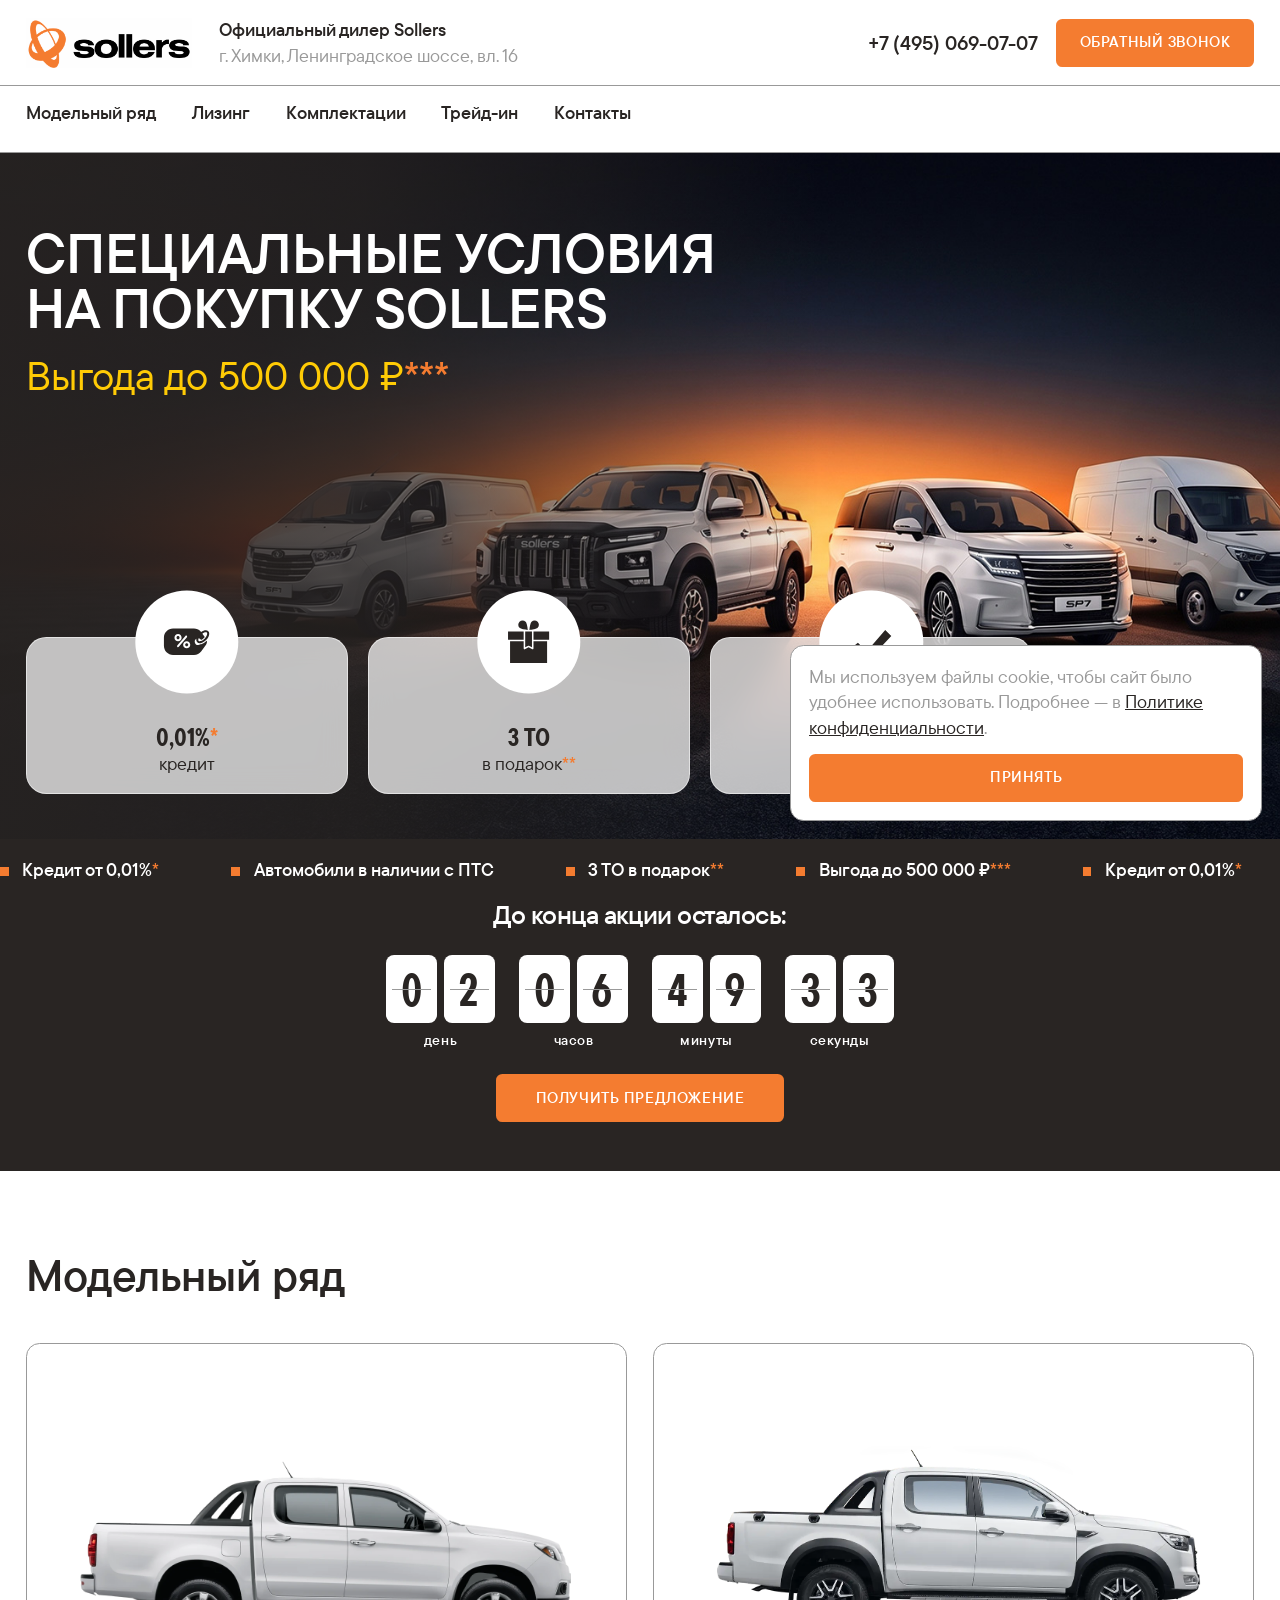
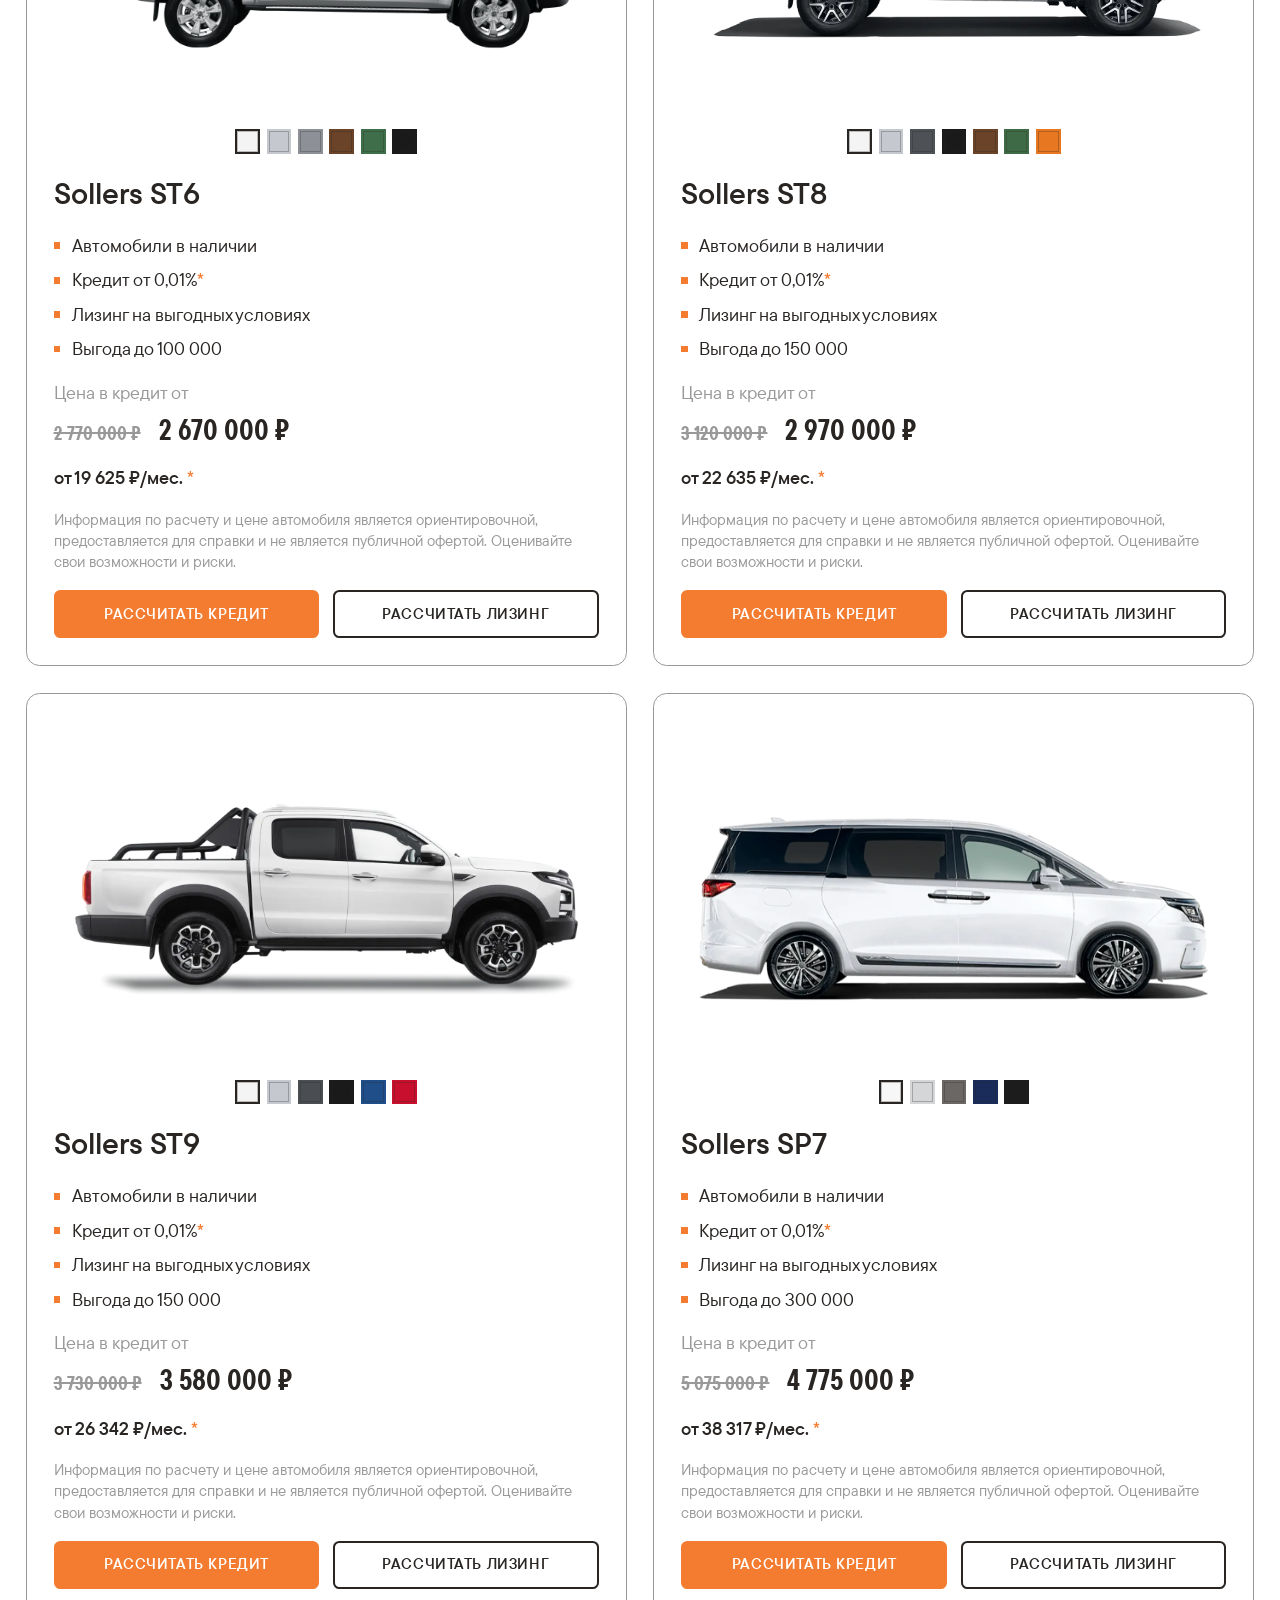
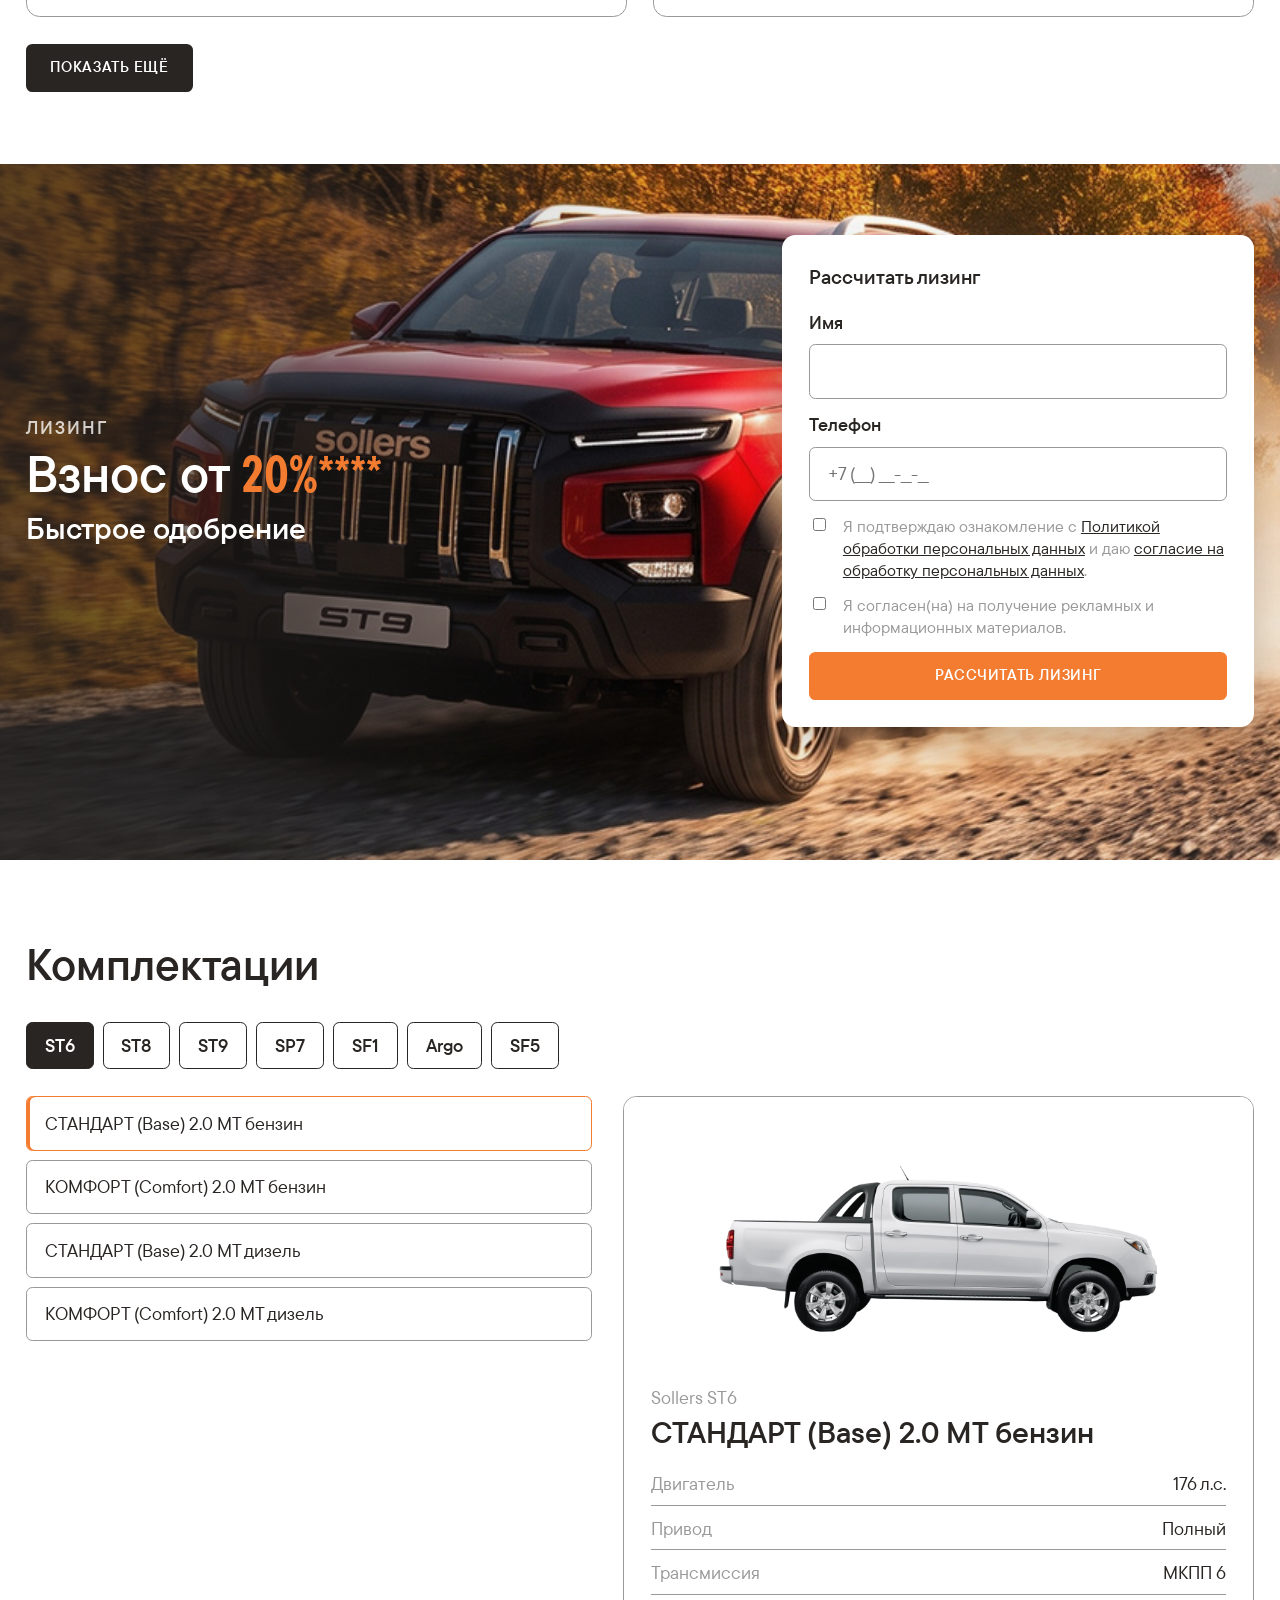
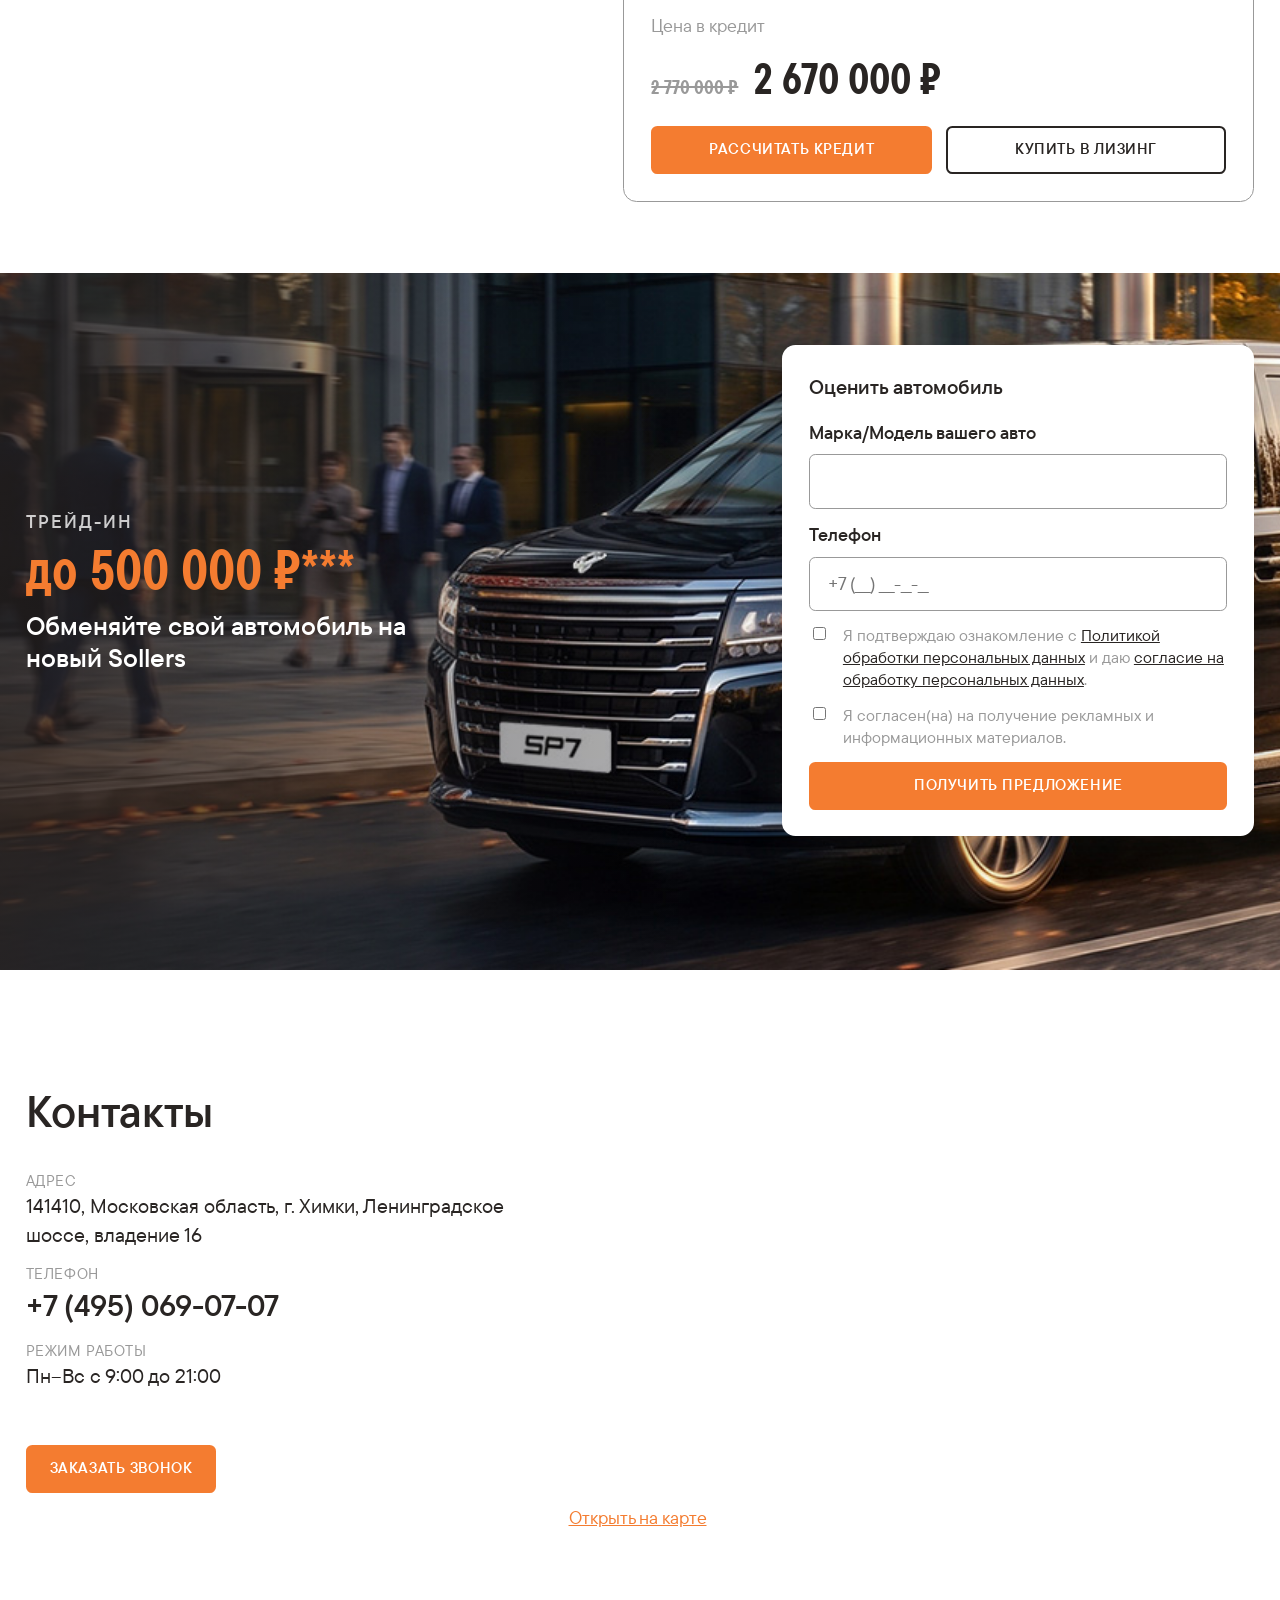
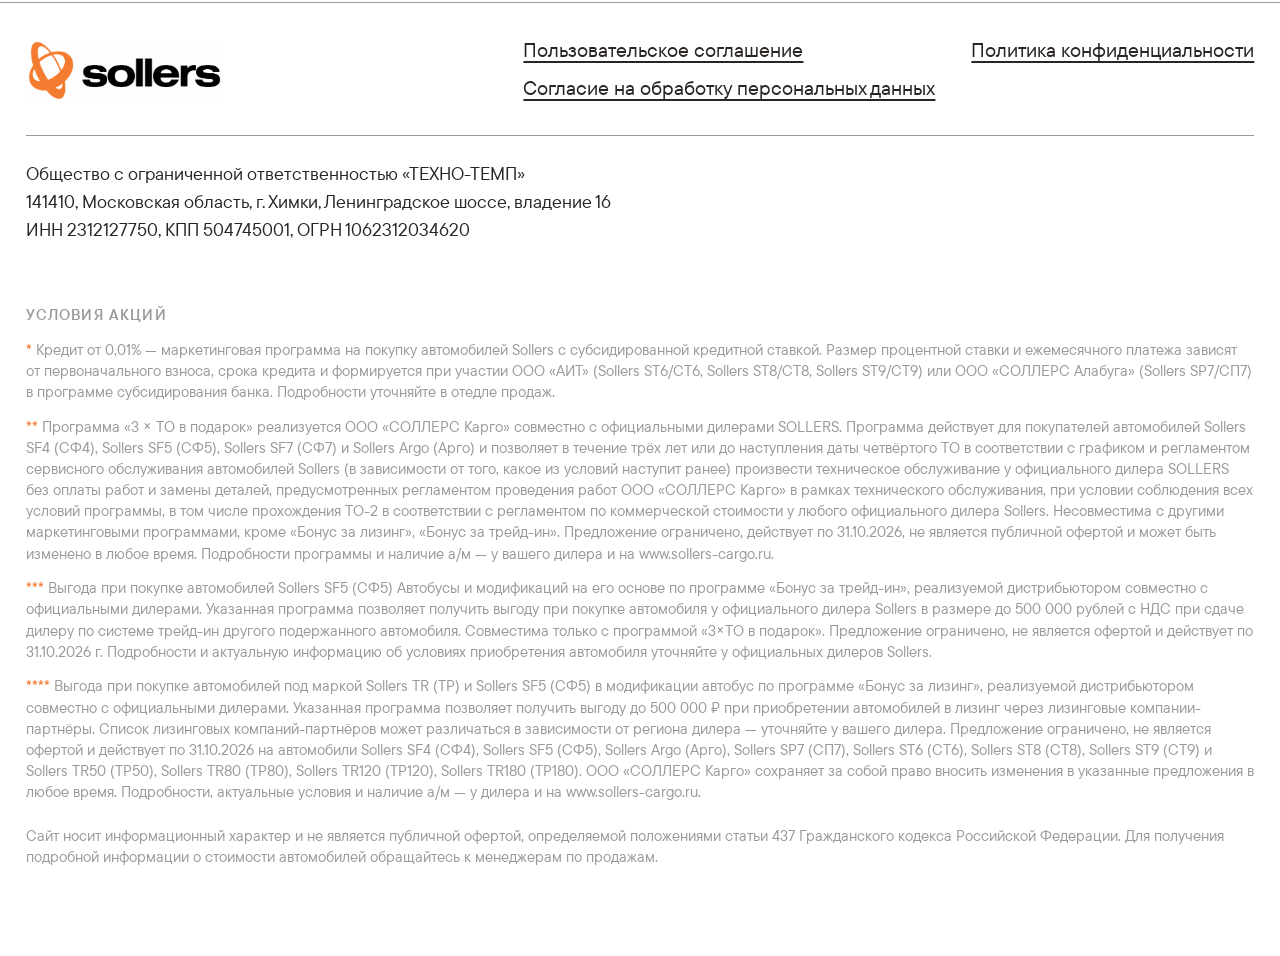
<file: index.html>
<!DOCTYPE html>
<html lang="ru">
<head>
  <meta charset="utf-8">
  <meta name="viewport" content="width=device-width, initial-scale=1">
  <title>Sollers в Химках — официальный дилер</title>
  <meta name="description" content="Официальный дилер Sollers в Химках. Специальные условия на покупку, кредит от 0,01% и лизинг.">
  <meta name="theme-color" content="#F47C30">
  <link rel="icon" href="favicon.ico" sizes="any">
  <link rel="icon" href="img/favicon/favicon-32.png" type="image/png" sizes="32x32">
  <link rel="apple-touch-icon" href="img/favicon/apple-touch-icon.png">
  <link rel="stylesheet" href="css/base.css">
</head>
<body>
  <header class="header">
    <div class="wrap header__bar">
      <a class="header__logo" href="#top" aria-label="Sollers, наверх">
        <img class="header__logo-img" src="img/logo/sollers.png" alt="" width="568" height="171">
      </a>
      <div class="header__dealer">
        <p class="header__status">Официальный дилер Sollers</p>
        <p class="header__address">г. Химки, Ленинградское шоссе, вл. 16</p>
      </div>
      <div class="header__contacts">
        <a class="header__phone" href="tel:+74950690707">
          <svg class="header__phone-icon" viewBox="0 0 24 24" aria-hidden="true" focusable="false">
            <path fill="currentColor" d="M6.6 10.8a15.1 15.1 0 0 0 6.6 6.6l2.2-2.2a1 1 0 0 1 1-.25 11.4 11.4 0 0 0 3.6.57 1 1 0 0 1 1 1V20a1 1 0 0 1-1 1A17 17 0 0 1 3 7a1 1 0 0 1 1-1h3.5a1 1 0 0 1 1 1 11.4 11.4 0 0 0 .57 3.6 1 1 0 0 1-.25 1L6.6 10.8z"/>
          </svg>
          <span class="header__phone-text">+7 (495) 069-07-07</span>
        </a>
        <button class="button button--accent header__callback" type="button" data-open-popup="lead" data-form="callback" data-popup-title="Обратный звонок" data-popup-text="Оставьте номер, и мы перезвоним" data-popup-submit="Жду звонка">Обратный звонок</button>
        <button class="header__burger" type="button" aria-expanded="false" aria-controls="nav" aria-label="Открыть меню">
          <span class="visually-hidden">Меню</span>
          <span class="header__burger-line"></span>
          <span class="header__burger-line"></span>
          <span class="header__burger-line"></span>
        </button>
      </div>
    </div>
    <nav class="nav" id="nav" aria-label="Разделы страницы">
      <div class="wrap">
        <ul class="nav__list">
          <li><a class="nav__link" href="#models">Модельный ряд</a></li>
          <li><a class="nav__link" href="#leasing">Лизинг</a></li>
          <li><a class="nav__link" href="#trims">Комплектации</a></li>
          <li><a class="nav__link" href="#tradein">Трейд-ин</a></li>
          <li><a class="nav__link" href="#contacts">Контакты</a></li>
          <li class="nav__call"><button class="button button--accent" type="button" data-open-popup="lead" data-form="callback" data-popup-title="Обратный звонок" data-popup-text="Оставьте номер, и мы перезвоним" data-popup-submit="Жду звонка">Обратный звонок</button></li>
        </ul>
      </div>
    </nav>
  </header>

  <main id="top">
    <section class="hero" aria-labelledby="hero-title">
      <picture class="hero__picture">
        <source media="(max-width: 719px)" srcset="img/banners/720x1330_Main_mobile_2.jpg">
        <img class="hero__photo" src="img/banners/1920x828_Main_desktop.jpg" alt="" width="1920" height="828">
      </picture>
      <div class="hero__shade" aria-hidden="true"></div>
      <div class="wrap hero__inner">
        <h1 class="hero__title" id="hero-title">Специальные условия<br>на покупку Sollers</h1>
        <p class="hero__lead">Выгода до 500 000 ₽<a class="note" href="#note-3">***</a></p>
        <ul class="hero__points">
          <li class="hero__point">
            <span class="hero__icon" aria-hidden="true">
              <svg class="hero__glyph hero__glyph--tag" viewBox="0 0 86 48" fill="currentColor">
                <path d="M30.5892 16.762C30.5892 15.242 29.3709 14.0115 27.8659 14.0115C26.3609 14.0115 25.1426 15.242 25.1426 16.762C25.1426 18.282 26.3609 19.5124 27.8659 19.5124C29.3709 19.5124 30.5892 18.282 30.5892 16.762Z"/>
                <path d="M43.1843 26.6781C41.6793 26.6781 40.4609 27.9086 40.4609 29.4286C40.4609 30.9486 41.6793 32.1791 43.1843 32.1791C44.6893 32.1791 45.9076 30.9486 45.9076 29.4286C45.9076 27.9086 44.6893 26.6781 43.1843 26.6781Z"/>
                <path d="M78.8031 22.4257C75.9543 25.2848 72.7652 27.2753 69.7014 28.1438C69.1281 28.3248 68.5189 28.4515 67.9456 28.5238C67.7127 28.56 67.4618 28.5962 67.2289 28.5962C66.1897 29.501 64.8639 30.0257 63.3947 30.0257C60.116 30.0257 57.4285 27.3115 57.4285 24C57.4285 22.7696 57.7868 21.6296 58.4139 20.6886C58.6468 20.3448 58.9156 20.001 59.2202 19.7115C59.5606 19.3676 59.9368 19.06 60.3668 18.8248C60.3686 18.823 60.3704 18.823 60.3722 18.823C59.8992 21.2206 60.4492 23.7141 61.879 25.1346C62.9934 26.2619 64.5253 26.8374 66.3331 26.8374C67.2289 26.8374 68.1928 26.6962 69.2069 26.4103C71.9804 25.6105 74.9008 23.7865 77.5435 21.1555C83.0404 15.6038 84.7711 8.65165 81.4834 5.33298C78.8049 2.62593 73.6646 3.29546 68.8181 6.77517C68.8127 6.76974 68.8092 6.7625 68.8038 6.75707C68.4455 6.2685 68.0513 5.81612 67.6213 5.38184C64.6292 2.26946 60.4546 0.478027 56.1009 0.478027H18.9775C10.0909 0.478027 2.85254 7.7885 2.85254 16.7637V31.2399C2.85254 40.2152 10.0909 47.5256 18.9775 47.5256H56.1009C61.243 47.5256 66.1163 45.0285 69.1263 40.8304L77.4396 29.3399C78.9446 27.2409 79.4642 24.6714 78.9805 22.2466L78.8031 22.4257ZM68.5189 20.9238C70.221 20.2543 72.0306 19.0057 73.661 17.3953C74.2702 16.78 74.7897 16.1829 75.2377 15.6038L71.9768 11.1162L70.9377 9.67041C74.4171 7.19679 77.7603 6.69012 78.95 7.89164C80.5213 9.4786 79.1704 14.3933 74.9098 18.6945C72.835 20.7592 70.3966 22.3045 68.2322 22.927C66.5069 23.4137 65.113 23.2871 64.3981 22.5651C63.8552 22.0258 63.4521 20.3882 64.1042 18.7162C64.192 18.49 64.2279 18.2566 64.2243 18.0286H64.2332C66.0464 18.3 67.6231 19.4038 68.5189 20.9238ZM21.5593 16.7619C21.5593 13.2515 24.3902 10.3924 27.866 10.3924C31.3418 10.3924 34.1727 13.2515 34.1727 16.7619C34.1727 20.2724 31.3418 23.1315 27.866 23.1315C24.3902 23.1315 21.5593 20.2724 21.5593 16.7619ZM27.866 33.7172C27.4539 33.7172 27.0418 33.5724 26.7014 33.2829C25.9489 32.6315 25.8593 31.4915 26.5043 30.7315L40.9272 13.7762C41.5543 13.0162 42.701 12.9257 43.4356 13.5772C44.1881 14.2286 44.2777 15.3686 43.6327 16.1286L29.2277 33.0838C28.8693 33.5181 28.3677 33.7172 27.866 33.7172ZM43.1847 35.7981C39.7089 35.7981 36.8781 32.9391 36.8781 29.4286C36.8781 25.9181 39.7089 23.0591 43.1847 23.0591C46.6606 23.0591 49.4914 25.9181 49.4914 29.4286C49.4914 32.9391 46.6606 35.7981 43.1847 35.7981Z"/>
              </svg>
            </span>
            <span class="hero__point-value">0,01%<a class="note" href="#note-1">*</a></span>
            <span class="hero__point-note">кредит</span>
          </li>
          <li class="hero__point">
            <span class="hero__icon" aria-hidden="true">
              <svg class="hero__glyph hero__glyph--gift" viewBox="0 0 64 64" fill="currentColor">
                <path d="M30.9128 16.524C30.6198 13.292 29.7608 7.34801 28.0738 5.66101C26.9678 4.55601 25.5158 4.00201 24.0628 4.00201C22.6098 4.00201 21.1578 4.55501 20.0518 5.66101C17.8408 7.87201 17.8408 11.471 20.0518 13.682C21.5918 15.222 27.1058 16.185 30.9128 16.524Z"/>
                <path d="M43.948 5.66101C42.842 4.55601 41.39 4.00201 39.937 4.00201C38.484 4.00201 37.032 4.55501 35.926 5.66101C34.386 7.20101 33.424 12.715 33.085 16.522C36.317 16.229 42.261 15.37 43.948 13.683C46.159 11.472 46.159 7.87301 43.948 5.66201V5.66101Z"/>
                <path d="M56.4201 31.47H38.4701V41.11C38.4701 41.462 38.2851 41.788 37.9831 41.969C37.9061 42.015 37.8241 42.049 37.7391 42.073C37.7091 42.081 37.6781 42.081 37.6471 42.087C37.5921 42.097 37.5381 42.108 37.4821 42.109C37.4781 42.109 37.4741 42.111 37.4701 42.111C37.4131 42.111 37.3561 42.1 37.2991 42.09C37.2771 42.086 37.2551 42.087 37.2331 42.082C37.1511 42.062 37.0711 42.032 36.9941 41.991L31.9991 39.297L27.0041 41.991C26.6941 42.157 26.3181 42.15 26.0171 41.97C25.7151 41.789 25.5301 41.463 25.5301 41.111V31.471H7.58008V60.001H56.4201V31.47Z"/>
                <path d="M27.5298 30.47V39.435L31.5248 37.28C31.6728 37.2 31.8368 37.16 31.9998 37.16C32.1628 37.16 32.3268 37.2 32.4748 37.28L36.4698 39.435V18.61H27.5308L27.5298 30.47Z"/>
                <path d="M59.1002 29.47V18.61H38.4702V29.47H57.4202H59.1002Z"/>
                <path d="M25.5299 29.47V18.61H4.8999V29.47H6.5799H25.5299Z"/>
              </svg>
            </span>
            <span class="hero__point-value">3 ТО</span>
            <span class="hero__point-note">в подарок<a class="note" href="#note-2">**</a></span>
          </li>
          <li class="hero__point">
            <span class="hero__icon" aria-hidden="true">
              <svg class="hero__glyph" viewBox="0 0 64 64" fill="currentColor">
                <path d="M14 33.5 25.5 45 50 16.5 58 24.5 25.5 59 6 39.5z"/>
              </svg>
            </span>
            <span class="hero__point-value">В наличии</span>
            <span class="hero__point-note">автомобили</span>
          </li>
        </ul>
      </div>
    </section>

    <div class="timer" role="timer" aria-live="polite" aria-atomic="true" aria-label="До конца акции осталось">
      <div class="wrap timer__inner">
        <p class="timer__label">До конца акции осталось:</p>
        <div class="timer__grid">
          <div class="timer__group" data-timer="days">
            <div class="timer__digits"><span class="timer__digit">0</span><span class="timer__digit">0</span></div>
            <span class="timer__unit">день</span>
          </div>
          <div class="timer__group" data-timer="hours">
            <div class="timer__digits"><span class="timer__digit">0</span><span class="timer__digit">0</span></div>
            <span class="timer__unit">часов</span>
          </div>
          <div class="timer__group" data-timer="minutes">
            <div class="timer__digits"><span class="timer__digit">0</span><span class="timer__digit">0</span></div>
            <span class="timer__unit">минуты</span>
          </div>
          <div class="timer__group" data-timer="seconds">
            <div class="timer__digits"><span class="timer__digit">0</span><span class="timer__digit">0</span></div>
            <span class="timer__unit">секунды</span>
          </div>
        </div>
        <button class="button button--accent timer__action" type="button" data-open-popup="lead" data-form="offer" data-popup-title="Получите уникальное предложение на Sollers" data-popup-text="Оставьте заявку, и мы перезвоним с лучшим предложением" data-popup-submit="Узнать условия">Получить предложение</button>
      </div>
    </div>

    <section class="catalog" id="models" aria-labelledby="catalog-title">
      <div class="wrap">
        <h2 class="catalog__title" id="catalog-title">Модельный ряд</h2>
        <ul class="catalog__list" data-catalog-list></ul>
        <button class="button button--dark catalog__more" type="button" data-catalog-more hidden>Показать ещё</button>
      </div>
    </section>

    <section class="leasing" id="leasing" aria-labelledby="leasing-title">
      <picture class="leasing__picture">
        <source media="(max-width: 719px)" srcset="img/banners/720x1320_лизинг_mobile.jpg">
        <img class="leasing__photo" src="img/banners/1920x460_лизинг_desktop.jpg" alt="" width="1920" height="460">
      </picture>
      <div class="leasing__shade"></div>
      <div class="wrap leasing__inner">
        <div class="leasing__copy">
          <p class="leasing__kicker">Лизинг</p>
          <h2 class="leasing__title" id="leasing-title">Взнос от <span class="leasing__value">20%<a class="note" href="#note-4">****</a></span></h2>
          <p class="leasing__lead">Быстрое одобрение</p>
        </div>
        <div class="leasing__panel">
          <p class="leasing__panel-title">Рассчитать лизинг</p>
          <form class="form" data-form="leasing" novalidate>
            <label class="form__field">
              <span class="form__label">Имя</span>
              <input class="form__input" type="text" name="name" autocomplete="name" required>
            </label>
            <label class="form__field">
              <span class="form__label">Телефон</span>
              <input class="form__input" type="tel" name="phone" data-phone inputmode="tel" autocomplete="tel" placeholder="+7 (___) ___-__-__" required>
            </label>
            <label class="form__check">
              <input type="checkbox" name="consent" required>
              <span>Я подтверждаю ознакомление с <a href="pages/privacy.html">Политикой обработки персональных данных</a> и даю <a href="pages/consent.html">согласие на обработку персональных данных</a>.</span>
            </label>
            <label class="form__check">
              <input type="checkbox" name="ads">
              <span>Я согласен(на) на получение рекламных и информационных материалов.</span>
            </label>
            <p class="form__error" role="alert">Необходимо ваше согласие. Пожалуйста, заполните обязательные поля.</p>
            <button class="button button--accent button--wide" type="submit">Рассчитать лизинг</button>
          </form>
        </div>
      </div>
    </section>

    <section class="trims" id="trims" aria-labelledby="trims-title">
      <div class="wrap">
        <h2 class="trims__title" id="trims-title">Комплектации</h2>
        <div class="trims__tabs" role="tablist" aria-label="Модели" data-trim-tabs></div>
        <div class="trims__layout" id="trim-panel" role="tabpanel">
          <div class="trims__list" data-trim-list></div>
          <article class="trims__card" data-trim-card>
            <h3 class="trims__name">Комплектация</h3>
          </article>
        </div>
      </div>
    </section>

    <section class="tradein" id="tradein" aria-labelledby="tradein-title">
      <picture class="tradein__picture">
        <source media="(max-width: 719px)" srcset="img/banners/720x1320_Trade-in_mobile.jpg">
        <img class="tradein__photo" src="img/banners/1920x460_Trade-in_desktop.jpg" alt="" width="1920" height="460">
      </picture>
      <div class="tradein__shade"></div>
      <div class="wrap tradein__inner">
        <div class="tradein__copy">
          <p class="tradein__kicker">Трейд-ин</p>
          <p class="tradein__benefit">до 500 000 ₽<a class="note" href="#note-3">***</a></p>
          <h2 class="tradein__title" id="tradein-title">Обменяйте свой автомобиль на новый Sollers</h2>
        </div>
        <div class="tradein__panel">
          <p class="tradein__panel-title">Оценить автомобиль</p>
          <form class="form" data-form="tradein" novalidate>
            <label class="form__field">
              <span class="form__label">Марка/Модель вашего авто</span>
              <input class="form__input" type="text" name="vehicle" required>
            </label>
            <label class="form__field">
              <span class="form__label">Телефон</span>
              <input class="form__input" type="tel" name="phone" data-phone inputmode="tel" autocomplete="tel" placeholder="+7 (___) ___-__-__" required>
            </label>
            <label class="form__check">
              <input type="checkbox" name="consent" required>
              <span>Я подтверждаю ознакомление с <a href="pages/privacy.html">Политикой обработки персональных данных</a> и даю <a href="pages/consent.html">согласие на обработку персональных данных</a>.</span>
            </label>
            <label class="form__check">
              <input type="checkbox" name="ads">
              <span>Я согласен(на) на получение рекламных и информационных материалов.</span>
            </label>
            <p class="form__error" role="alert">Необходимо ваше согласие. Пожалуйста, заполните обязательные поля.</p>
            <button class="button button--accent button--wide" type="submit">Получить предложение</button>
          </form>
        </div>
      </div>
    </section>

    <section class="contacts" id="contacts" aria-labelledby="contacts-title">
      <div class="wrap contacts__inner">
        <div class="contacts__info">
          <h2 class="contacts__title" id="contacts-title">Контакты</h2>
          <address class="contacts__address">
            <ul class="contacts__list">
              <li>
                <span class="contacts__label">Адрес</span>
                141410, Московская область, г. Химки, Ленинградское шоссе, владение 16
              </li>
              <li>
                <span class="contacts__label">Телефон</span>
                <a class="contacts__phone" href="tel:+74950690707">+7 (495) 069-07-07</a>
              </li>
              <li>
                <span class="contacts__label">Режим работы</span>
                Пн–Вс с 9:00 до 21:00
              </li>
            </ul>
          </address>
          <button class="button button--accent" type="button" data-open-popup="lead" data-form="callback" data-popup-title="Обратный звонок" data-popup-text="Оставьте номер, и мы перезвоним" data-popup-submit="Жду звонка">Заказать звонок</button>
        </div>
        <div class="contacts__frame">
          <iframe class="contacts__widget" title="Карта проезда" src="https://yandex.ru/map-widget/v1/?um=constructor%3A5c850658d83d9215c7a2174152e2b12e283ba6ee07dd15b42a90658e6cee18c6&amp;source=constructor" loading="lazy"></iframe>
          <a class="contacts__map" href="https://yandex.ru/maps/?text=%D0%A5%D0%B8%D0%BC%D0%BA%D0%B8%20%D0%9B%D0%B5%D0%BD%D0%B8%D0%BD%D0%B3%D1%80%D0%B0%D0%B4%D1%81%D0%BA%D0%BE%D0%B5%20%D1%88%D0%BE%D1%81%D1%81%D0%B5%2016" target="_blank" rel="noopener">Открыть на карте</a>
        </div>
      </div>
    </section>
  </main>

  <div class="ticker" role="region" aria-label="Акции">
    <div class="ticker__track">
      <ul class="ticker__group">
        <li class="ticker__item">Кредит от 0,01%<a class="note" href="#note-1">*</a></li>
        <li class="ticker__item">Автомобили в наличии с ПТС</li>
        <li class="ticker__item">3 ТО в подарок<a class="note" href="#note-2">**</a></li>
        <li class="ticker__item">Выгода до 500 000 ₽<a class="note" href="#note-3">***</a></li>
      </ul>
      <ul class="ticker__group" aria-hidden="true">
        <li class="ticker__item">Кредит от 0,01%<a class="note" href="#note-1">*</a></li>
        <li class="ticker__item">Автомобили в наличии с ПТС</li>
        <li class="ticker__item">3 ТО в подарок<a class="note" href="#note-2">**</a></li>
        <li class="ticker__item">Выгода до 500 000 ₽<a class="note" href="#note-3">***</a></li>
      </ul>
    </div>
  </div>

  <footer class="footer">
    <div class="footer__bar">
      <div class="wrap footer__main">
        <img class="footer__logo" src="img/logo/sollers.png" alt="Sollers" width="568" height="171">
        <nav class="footer__links" aria-label="Правовая информация">
          <!-- <a href="pages/credit.html">Условия кредитования</a> -->
          <a href="pages/agreement.html">Пользовательское соглашение</a>
          <a href="pages/privacy.html">Политика конфиденциальности</a>
          <a href="pages/consent.html">Согласие на обработку персональных данных</a>
        </nav>
        <div class="footer__company">
          <p class="footer__name">Общество с ограниченной ответственностью «ТЕХНО-ТЕМП»</p>
          <p>141410, Московская область, г. Химки, Ленинградское шоссе, владение 16</p>
          <p>ИНН 2312127750, КПП 504745001, ОГРН 1062312034620</p>
        </div>
      </div>
    </div>
    <div class="footer__notes" id="notes">
      <div class="wrap">
        <p class="footer__notes-title">Условия акций</p>
        <p id="note-1"><span class="note">*</span> Кредит от 0,01% — маркетинговая программа на покупку автомобилей Sollers с субсидированной кредитной ставкой. Размер процентной ставки и ежемесячного платежа зависят от первоначального взноса, срока кредита и формируется при участии ООО «АИТ» (Sollers ST6/CT6, Sollers ST8/CT8, Sollers ST9/CT9) или ООО «СОЛЛЕРС Алабуга» (Sollers SP7/СП7) в программе субсидирования банка. Подробности уточняйте в отедле продаж.</p>
        <p id="note-2"><span class="note">**</span> Программа «3 × ТО в подарок» реализуется ООО «СОЛЛЕРС Карго» совместно с официальными дилерами SOLLERS. Программа действует для покупателей автомобилей Sollers SF4 (СФ4), Sollers SF5 (СФ5), Sollers SF7 (СФ7) и Sollers Argo (Арго) и позволяет в течение трёх лет или до наступления даты четвёртого ТО в соответствии с графиком и регламентом сервисного обслуживания автомобилей Sollers (в зависимости от того, какое из условий наступит ранее) произвести техническое обслуживание у официального дилера SOLLERS без оплаты работ и замены деталей, предусмотренных регламентом проведения работ ООО «СОЛЛЕРС Карго» в рамках технического обслуживания, при условии соблюдения всех условий программы, в том числе прохождения ТО-2 в соответствии с регламентом по коммерческой стоимости у любого официального дилера Sollers. Несовместима с другими маркетинговыми программами, кроме «Бонус за лизинг», «Бонус за трейд-ин». Предложение ограничено, действует по 31.10.2026, не является публичной офертой и может быть изменено в любое время. Подробности программы и наличие а/м — у вашего дилера и на www.sollers-cargo.ru.</p>
        <p id="note-3"><span class="note">***</span> Выгода при покупке автомобилей Sollers SF5 (СФ5) Автобусы и модификаций на его основе по программе «Бонус за трейд-ин», реализуемой дистрибьютором совместно с официальными дилерами. Указанная программа позволяет получить выгоду при покупке автомобиля у официального дилера Sollers в размере до 500 000 рублей с НДС при сдаче дилеру по системе трейд-ин другого подержанного автомобиля. Совместима только с программой «3×ТО в подарок». Предложение ограничено, не является офертой и действует по 31.10.2026 г. Подробности и актуальную информацию об условиях приобретения автомобиля уточняйте у официальных дилеров Sollers.</p>
        <p id="note-4"><span class="note">****</span> Выгода при покупке автомобилей под маркой Sollers TR (ТР) и Sollers SF5 (СФ5) в модификации автобус по программе «Бонус за лизинг», реализуемой дистрибьютором совместно с официальными дилерами. Указанная программа позволяет получить выгоду до 500 000 ₽ при приобретении автомобилей в лизинг через лизинговые компании-партнёры. Список лизинговых компаний-партнёров может различаться в зависимости от региона дилера — уточняйте у вашего дилера. Предложение ограничено, не является офертой и действует по 31.10.2026 на автомобили Sollers SF4 (СФ4), Sollers SF5 (СФ5), Sollers Argo (Арго), Sollers SP7 (СП7), Sollers ST6 (СТ6), Sollers ST8 (СТ8), Sollers ST9 (СТ9) и Sollers TR50 (ТР50), Sollers TR80 (ТР80), Sollers TR120 (ТР120), Sollers TR180 (ТР180). ООО «СОЛЛЕРС Карго» сохраняет за собой право вносить изменения в указанные предложения в любое время. Подробности, актуальные условия и наличие а/м — у дилера и на www.sollers-cargo.ru.</p>
        <p class="footer__offer">Сайт носит информационный характер и не является публичной офертой, определяемой положениями статьи 437 Гражданского кодекса Российской Федерации. Для получения подробной информации о стоимости автомобилей обращайтесь к менеджерам по продажам.</p>
      </div>
    </div>
  </footer>

  <div class="popup" id="popup-lead" aria-hidden="true" inert>
    <div class="popup__backdrop" data-close-popup></div>
    <div class="popup__dialog" role="dialog" aria-modal="true" aria-labelledby="popup-lead-title">
      <button class="popup__close" type="button" data-close-popup aria-label="Закрыть"><svg viewBox="0 0 24 24" aria-hidden="true" focusable="false"><path fill="none" stroke="currentColor" stroke-width="2" stroke-linecap="round" d="M6 6l12 12M18 6L6 18"/></svg></button>
      <h2 class="popup__title" id="popup-lead-title" data-popup-title>Обратный звонок</h2>
      <p class="popup__text" data-popup-text>Оставьте номер, и мы перезвоним</p>
      <p class="popup__model" data-popup-model hidden></p>
      <form class="form" data-form="callback" novalidate>
        <input type="hidden" name="model" value="">
        <label class="form__field"><span class="form__label">Имя</span><input class="form__input" type="text" name="name" autocomplete="name" required></label>
        <label class="form__field"><span class="form__label">Телефон</span><input class="form__input" type="tel" name="phone" data-phone inputmode="tel" autocomplete="tel" placeholder="+7 (___) ___-__-__" required></label>
        <label class="form__check"><input type="checkbox" name="consent" required><span>Я подтверждаю ознакомление с <a href="pages/privacy.html">Политикой обработки персональных данных</a> и даю <a href="pages/consent.html">согласие на обработку персональных данных</a>.</span></label>
        <label class="form__check"><input type="checkbox" name="ads"><span>Я согласен(на) на получение рекламных и информационных материалов.</span></label>
        <p class="form__error" role="alert">Необходимо ваше согласие. Пожалуйста, заполните обязательные поля.</p>
        <button class="button button--accent button--wide" type="submit" data-popup-submit>Жду звонка</button>
      </form>
    </div>
  </div>

  <div class="popup" id="popup-thanks" aria-hidden="true" inert>
    <div class="popup__backdrop" data-close-popup></div>
    <div class="popup__dialog" role="dialog" aria-modal="true" aria-labelledby="popup-thanks-title">
      <button class="popup__close" type="button" data-close-popup aria-label="Закрыть"><svg viewBox="0 0 24 24" aria-hidden="true" focusable="false"><path fill="none" stroke="currentColor" stroke-width="2" stroke-linecap="round" d="M6 6l12 12M18 6L6 18"/></svg></button>
      <h2 class="popup__title" id="popup-thanks-title">Спасибо за заявку!</h2>
      <p class="popup__text">Менеджер свяжется с Вами в течение 5 минут</p>
    </div>
  </div>

  <div class="popup" id="popup-duplicate" aria-hidden="true" inert>
    <div class="popup__backdrop" data-close-popup></div>
    <div class="popup__dialog" role="dialog" aria-modal="true" aria-labelledby="popup-duplicate-title">
      <button class="popup__close" type="button" data-close-popup aria-label="Закрыть"><svg viewBox="0 0 24 24" aria-hidden="true" focusable="false"><path fill="none" stroke="currentColor" stroke-width="2" stroke-linecap="round" d="M6 6l12 12M18 6L6 18"/></svg></button>
      <h2 class="popup__title" id="popup-duplicate-title">Ваша заявка уже была отправлена!</h2>
      <p class="popup__text">Менеджер свяжется с Вами в течение 5 минут</p>
    </div>
  </div>

  <aside class="cookie" aria-hidden="true" inert>
    <p class="cookie__text">Мы используем файлы cookie, чтобы сайт было удобнее использовать. Подробнее — в <a href="pages/privacy.html">Политике конфиденциальности</a>.</p>
    <button class="button button--accent" type="button" data-cookie-accept>Принять</button>
  </aside>

  <script src="js/main.js" defer></script>
  <script src="js/forms.js" defer></script>
  <script src="js/catalog.js" defer></script>
</body>
</html>
</file>
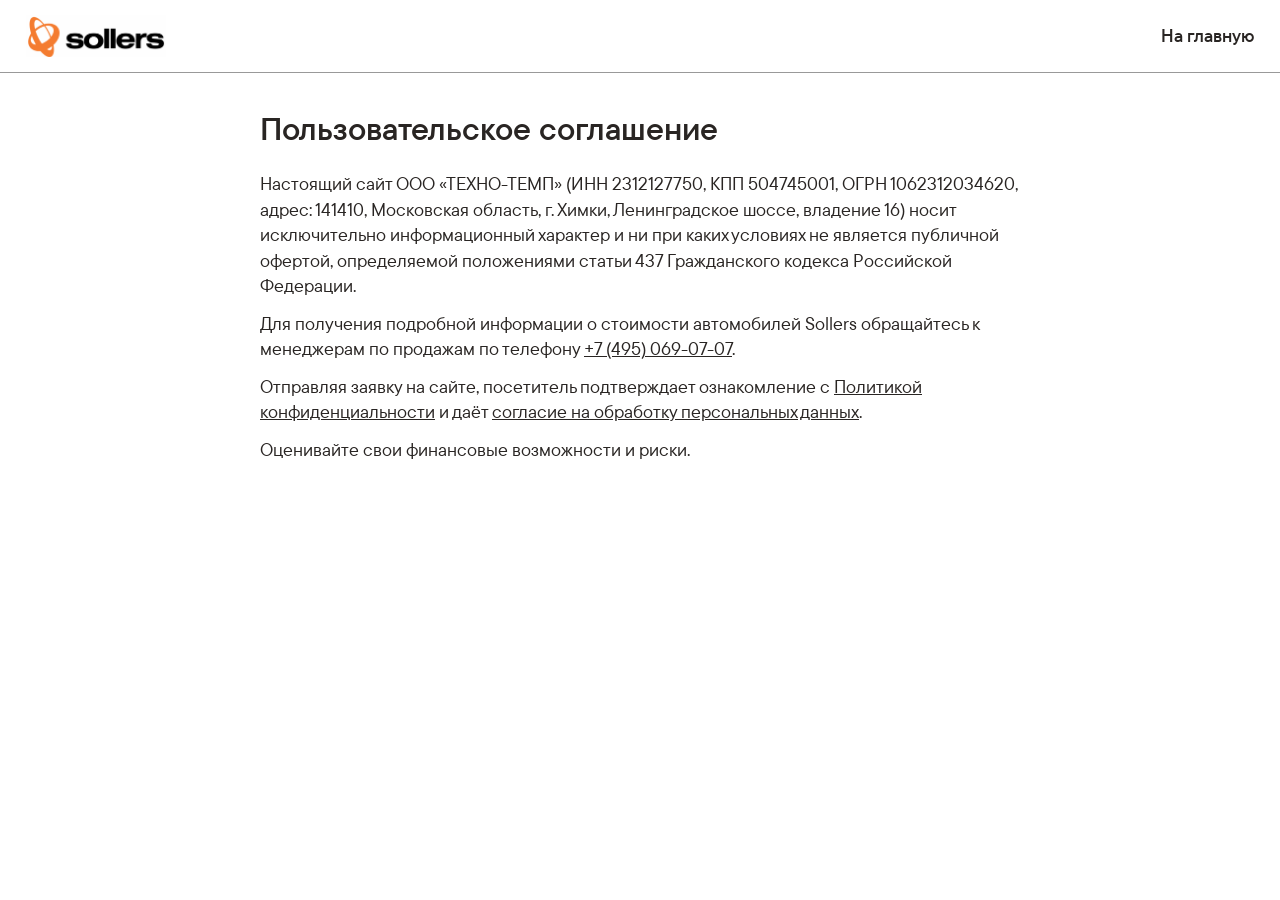
<file: pages/agreement.html>
<!DOCTYPE html>
<html lang="ru">
<head>
  <meta charset="utf-8">
  <meta name="viewport" content="width=device-width, initial-scale=1">
  <title>Пользовательское соглашение — Sollers Химки</title>
  <link rel="icon" href="../favicon.ico" sizes="any">
  <link rel="icon" href="../img/favicon/favicon-32.png" type="image/png" sizes="32x32">
  <link rel="apple-touch-icon" href="../img/favicon/apple-touch-icon.png">
  <link rel="stylesheet" href="../css/base.css">
</head>
<body>
  <header class="legal-bar">
    <div class="legal-bar__inner wrap">
      <a href="../index.html"><img class="legal-bar__logo" src="../img/logo/sollers.png" alt="Sollers"></a>
      <a class="legal-bar__back" href="../index.html">На главную</a>
    </div>
  </header>
  <main class="legal">
    <h1>Пользовательское соглашение</h1>
    <p>Настоящий сайт ООО «ТЕХНО-ТЕМП» (ИНН 2312127750, КПП 504745001, ОГРН 1062312034620, адрес: 141410, Московская область, г. Химки, Ленинградское шоссе, владение 16) носит исключительно информационный характер и ни при каких условиях не является публичной офертой, определяемой положениями статьи 437 Гражданского кодекса Российской Федерации.</p>
    <p>Для получения подробной информации о стоимости автомобилей Sollers обращайтесь к менеджерам по продажам по телефону <a href="tel:+74950690707">+7 (495) 069-07-07</a>.</p>
    <p>Отправляя заявку на сайте, посетитель подтверждает ознакомление с <a href="privacy.html">Политикой конфиденциальности</a> и даёт <a href="consent.html">согласие на обработку персональных данных</a>.</p>
    <p>Оценивайте свои финансовые возможности и риски.</p>
  </main>
</body>
</html>
</file>
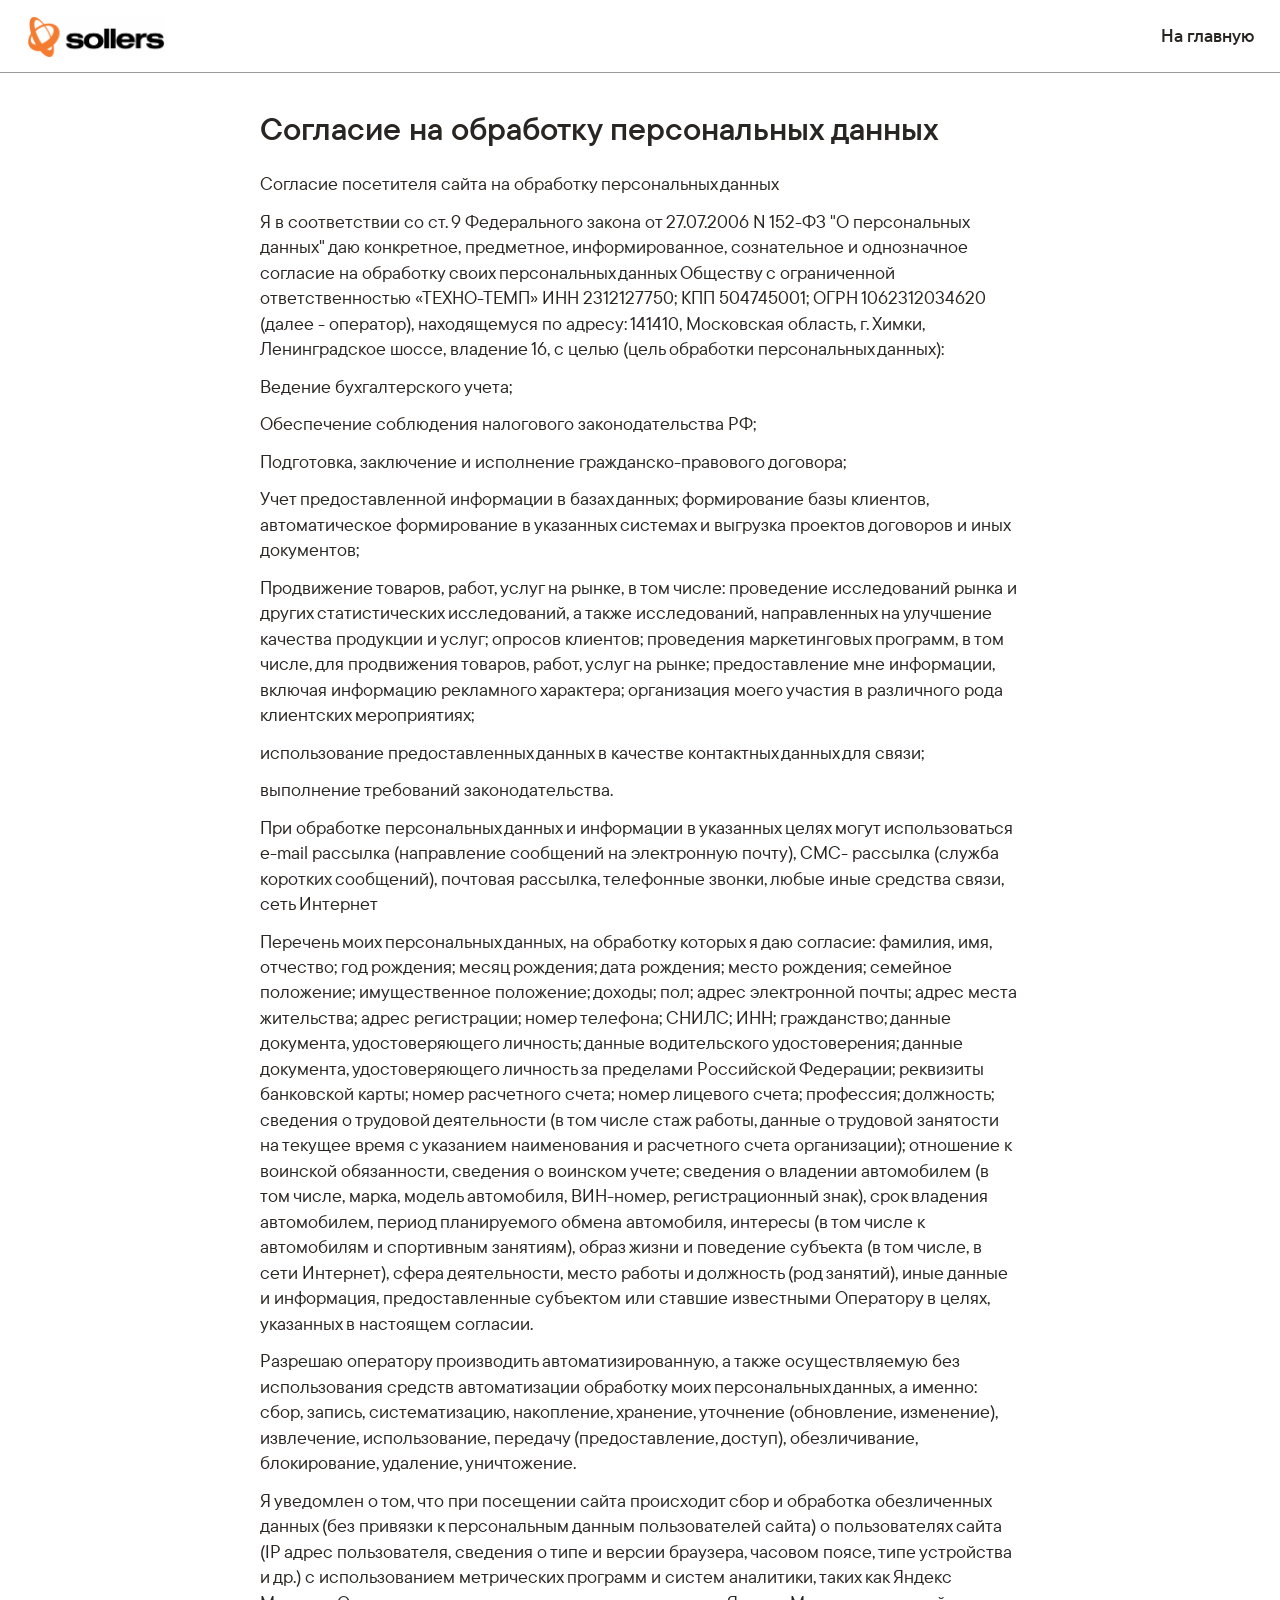
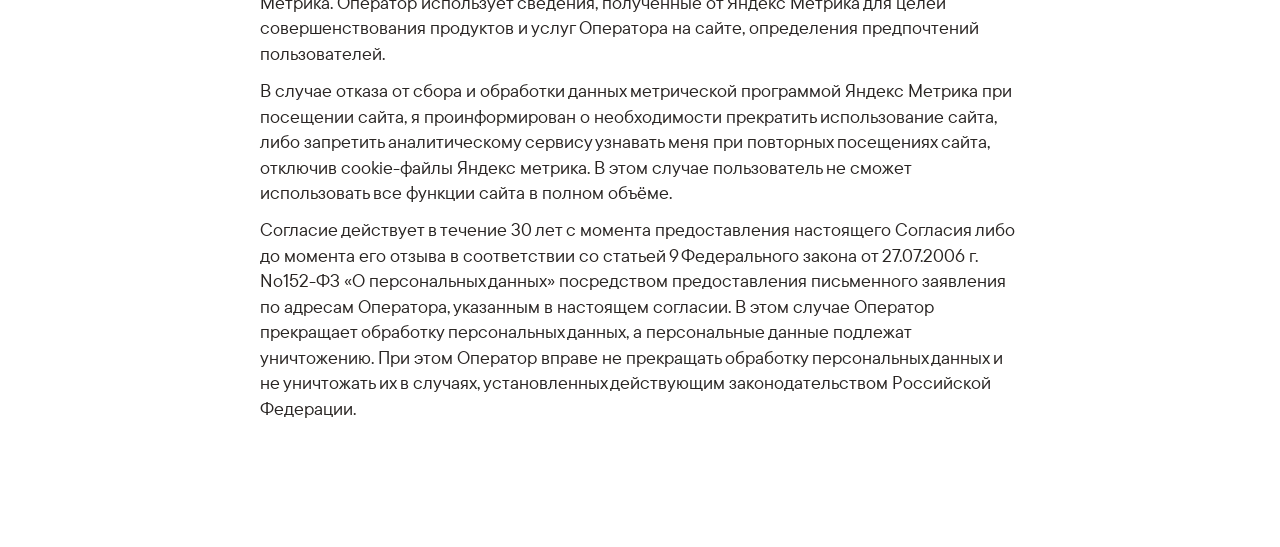
<file: pages/consent.html>
<!DOCTYPE html>
<html lang="ru">
<head>
  <meta charset="utf-8">
  <meta name="viewport" content="width=device-width, initial-scale=1">
  <title>Согласие на обработку персональных данных — Sollers Химки</title>
  <link rel="icon" href="../favicon.ico" sizes="any">
  <link rel="icon" href="../img/favicon/favicon-32.png" type="image/png" sizes="32x32">
  <link rel="apple-touch-icon" href="../img/favicon/apple-touch-icon.png">
  <link rel="stylesheet" href="../css/base.css">
</head>
<body>
  <header class="legal-bar">
    <div class="legal-bar__inner wrap">
      <a href="../index.html"><img class="legal-bar__logo" src="../img/logo/sollers.png" alt="Sollers"></a>
      <a class="legal-bar__back" href="../index.html">На главную</a>
    </div>
  </header>
  <main class="legal">
    <h1>Согласие на обработку персональных данных</h1>
    <p>Согласие посетителя сайта на обработку персональных данных</p>
<p>Я в соответствии со&#160;ст. 9&#160;Федерального закона от 27.07.2006 N 152-ФЗ &quot;О персональных данных&quot; даю конкретное, предметное, информированное, сознательное и однозначное согласие на обработку своих персональных данных Обществу с ограниченной ответственностью &#171;ТЕХНО-ТЕМП&#187; ИНН 2312127750; КПП 504745001; ОГРН 1062312034620 (далее - оператор), находящемуся по адресу: 141410, Московская область, г. Химки, Ленинградское шоссе, владение 16, с целью (цель обработки персональных данных):</p>
<p>Ведение бухгалтерского учета;</p>
<p>Обеспечение соблюдения налогового законодательства РФ;</p>
<p>Подготовка, заключение и исполнение гражданско-правового договора;</p>
<p>Учет предоставленной информации в базах данных; формирование базы клиентов, автоматическое формирование в указанных системах и выгрузка проектов договоров и иных документов;</p>
<p>Продвижение товаров, работ, услуг на рынке, в том числе: проведение исследований рынка и других статистических исследований, а также исследований, направленных на улучшение качества продукции и услуг; опросов клиентов; проведения маркетинговых программ, в том числе, для продвижения товаров, работ, услуг на рынке; предоставление мне информации, включая информацию рекламного характера; организация моего участия в различного рода клиентских мероприятиях;</p>
<p>использование предоставленных данных в качестве контактных данных для связи;</p>
<p>выполнение требований законодательства.</p>
<p>При обработке персональных данных и информации в указанных целях могут использоваться e-mail рассылка (направление сообщений на электронную почту), СМС- рассылка (служба коротких сообщений), почтовая рассылка, телефонные звонки, любые иные средства связи, сеть Интернет</p>
<p>Перечень моих персональных данных, на обработку которых я даю согласие: фамилия, имя, отчество; год рождения; месяц рождения; дата рождения; место рождения; семейное положение; имущественное положение; доходы; пол; адрес электронной почты; адрес места жительства; адрес регистрации; номер телефона; СНИЛС; ИНН; гражданство; данные документа, удостоверяющего личность; данные водительского удостоверения; данные документа, удостоверяющего личность за пределами Российской Федерации; реквизиты банковской карты; номер расчетного счета; номер лицевого счета; профессия; должность; сведения о трудовой деятельности (в том числе стаж работы, данные о трудовой занятости на текущее время с указанием наименования и расчетного счета организации); отношение к воинской обязанности, сведения о воинском учете; сведения о владении автомобилем (в том числе, марка, модель автомобиля, ВИН-номер, регистрационный знак), срок владения автомобилем, период планируемого обмена автомобиля, интересы (в том числе к автомобилям и спортивным занятиям), образ жизни и поведение субъекта (в том числе, в сети Интернет), сфера деятельности, место работы и должность (род занятий), иные данные и информация, предоставленные субъектом или ставшие известными Оператору в целях, указанных в настоящем согласии.</p>
<p>Разрешаю оператору производить автоматизированную, а также осуществляемую без использования средств автоматизации обработку моих персональных данных, а именно: сбор, запись, систематизацию, накопление, хранение, уточнение (обновление, изменение), извлечение, использование, передачу (предоставление, доступ), обезличивание, блокирование, удаление, уничтожение.</p>
<p>Я уведомлен о том, что при посещении сайта происходит сбор и обработка обезличенных данных (без привязки к персональным данным пользователей сайта) о пользователях сайта (IP адрес пользователя, сведения о типе и версии браузера, часовом поясе, типе устройства и др.) с использованием метрических программ и систем аналитики, таких как Яндекс Метрика. Оператор использует сведения, полученные от Яндекс Метрика для целей совершенствования продуктов и услуг Оператора на сайте, определения предпочтений пользователей.</p>
<p>В случае отказа от сбора и обработки данных метрической программой Яндекс Метрика при посещении сайта, я проинформирован о необходимости прекратить использование сайта, либо запретить аналитическому сервису узнавать меня при повторных посещениях сайта, отключив cookie-файлы Яндекс метрика. В этом случае пользователь не сможет использовать все функции сайта в полном объёме.</p>
<p>Согласие действует в течение 30 лет с момента предоставления настоящего Согласия либо до момента его отзыва в соответствии со статьей 9 Федерального закона от 27.07.2006 г. No152-ФЗ &#171;О персональных данных&#187; посредством предоставления письменного заявления по адресам Оператора, указанным в настоящем согласии. В этом случае Оператор прекращает обработку персональных данных, а персональные данные подлежат уничтожению. При этом Оператор вправе не прекращать обработку персональных данных и не уничтожать их в случаях, установленных действующим законодательством Российской Федерации.</p>
  </main>
</body>
</html>
</file>
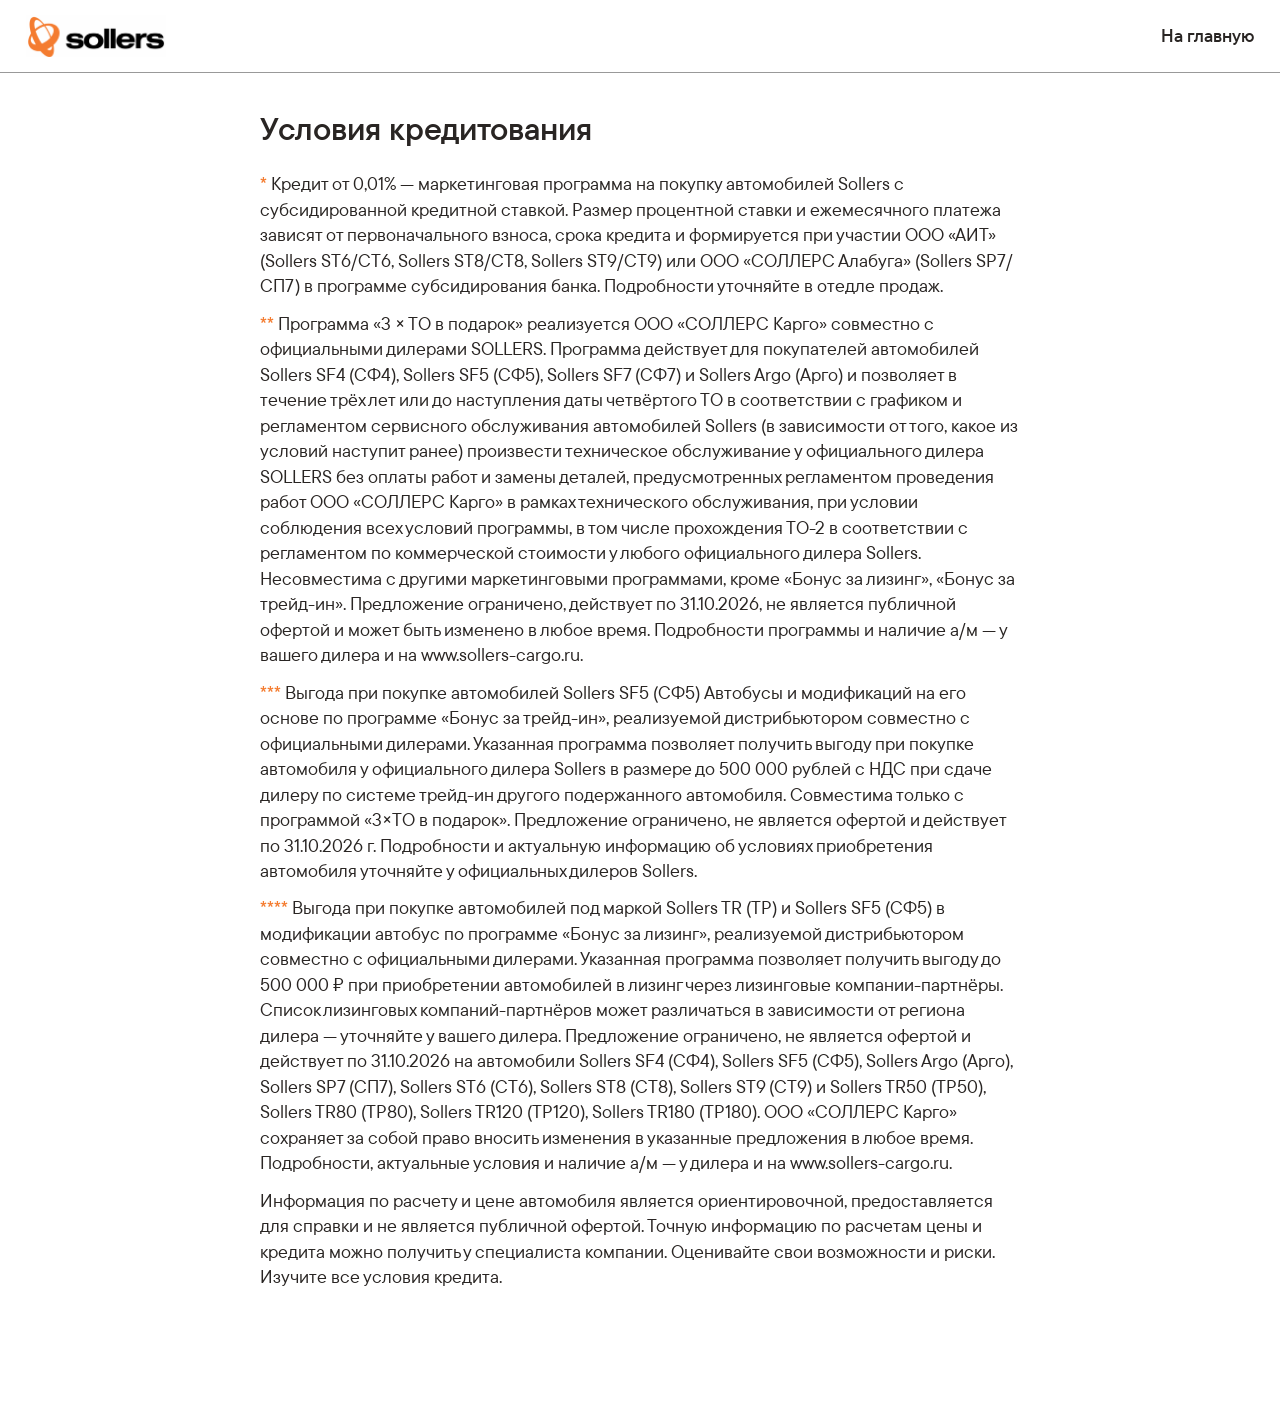
<file: pages/credit.html>
<!DOCTYPE html>
<html lang="ru">
<head>
  <meta charset="utf-8">
  <meta name="viewport" content="width=device-width, initial-scale=1">
  <title>Условия кредитования — Sollers Химки</title>
  <link rel="icon" href="../favicon.ico" sizes="any">
  <link rel="icon" href="../img/favicon/favicon-32.png" type="image/png" sizes="32x32">
  <link rel="apple-touch-icon" href="../img/favicon/apple-touch-icon.png">
  <link rel="stylesheet" href="../css/base.css">
</head>
<body>
  <header class="legal-bar">
    <div class="legal-bar__inner wrap">
      <a href="../index.html"><img class="legal-bar__logo" src="../img/logo/sollers.png" alt="Sollers"></a>
      <a class="legal-bar__back" href="../index.html">На главную</a>
    </div>
  </header>
  <main class="legal">
    <h1>Условия кредитования</h1>
    <p><span class="note">*</span> Кредит от 0,01% — маркетинговая программа на покупку автомобилей Sollers с субсидированной кредитной ставкой. Размер процентной ставки и ежемесячного платежа зависят от первоначального взноса, срока кредита и формируется при участии ООО «АИТ» (Sollers ST6/CT6, Sollers ST8/CT8, Sollers ST9/CT9) или ООО «СОЛЛЕРС Алабуга» (Sollers SP7/СП7) в программе субсидирования банка. Подробности уточняйте в отедле продаж.</p>
    <p><span class="note">**</span> Программа «3 × ТО в подарок» реализуется ООО «СОЛЛЕРС Карго» совместно с официальными дилерами SOLLERS. Программа действует для покупателей автомобилей Sollers SF4 (СФ4), Sollers SF5 (СФ5), Sollers SF7 (СФ7) и Sollers Argo (Арго) и позволяет в течение трёх лет или до наступления даты четвёртого ТО в соответствии с графиком и регламентом сервисного обслуживания автомобилей Sollers (в зависимости от того, какое из условий наступит ранее) произвести техническое обслуживание у официального дилера SOLLERS без оплаты работ и замены деталей, предусмотренных регламентом проведения работ ООО «СОЛЛЕРС Карго» в рамках технического обслуживания, при условии соблюдения всех условий программы, в том числе прохождения ТО-2 в соответствии с регламентом по коммерческой стоимости у любого официального дилера Sollers. Несовместима с другими маркетинговыми программами, кроме «Бонус за лизинг», «Бонус за трейд-ин». Предложение ограничено, действует по 31.10.2026, не является публичной офертой и может быть изменено в любое время. Подробности программы и наличие а/м — у вашего дилера и на www.sollers-cargo.ru.</p>
    <p><span class="note">***</span> Выгода при покупке автомобилей Sollers SF5 (СФ5) Автобусы и модификаций на его основе по программе «Бонус за трейд-ин», реализуемой дистрибьютором совместно с официальными дилерами. Указанная программа позволяет получить выгоду при покупке автомобиля у официального дилера Sollers в размере до 500 000 рублей с НДС при сдаче дилеру по системе трейд-ин другого подержанного автомобиля. Совместима только с программой «3×ТО в подарок». Предложение ограничено, не является офертой и действует по 31.10.2026 г. Подробности и актуальную информацию об условиях приобретения автомобиля уточняйте у официальных дилеров Sollers.</p>
    <p><span class="note">****</span> Выгода при покупке автомобилей под маркой Sollers TR (ТР) и Sollers SF5 (СФ5) в модификации автобус по программе «Бонус за лизинг», реализуемой дистрибьютором совместно с официальными дилерами. Указанная программа позволяет получить выгоду до 500 000 ₽ при приобретении автомобилей в лизинг через лизинговые компании-партнёры. Список лизинговых компаний-партнёров может различаться в зависимости от региона дилера — уточняйте у вашего дилера. Предложение ограничено, не является офертой и действует по 31.10.2026 на автомобили Sollers SF4 (СФ4), Sollers SF5 (СФ5), Sollers Argo (Арго), Sollers SP7 (СП7), Sollers ST6 (СТ6), Sollers ST8 (СТ8), Sollers ST9 (СТ9) и Sollers TR50 (ТР50), Sollers TR80 (ТР80), Sollers TR120 (ТР120), Sollers TR180 (ТР180). ООО «СОЛЛЕРС Карго» сохраняет за собой право вносить изменения в указанные предложения в любое время. Подробности, актуальные условия и наличие а/м — у дилера и на www.sollers-cargo.ru.</p>
    <p>Информация по расчету и цене автомобиля является ориентировочной, предоставляется для справки и не является публичной офертой. Точную информацию по расчетам цены и кредита можно получить у специалиста компании. Оценивайте свои возможности и риски. Изучите все условия кредита.</p>
  </main>
</body>
</html>
</file>
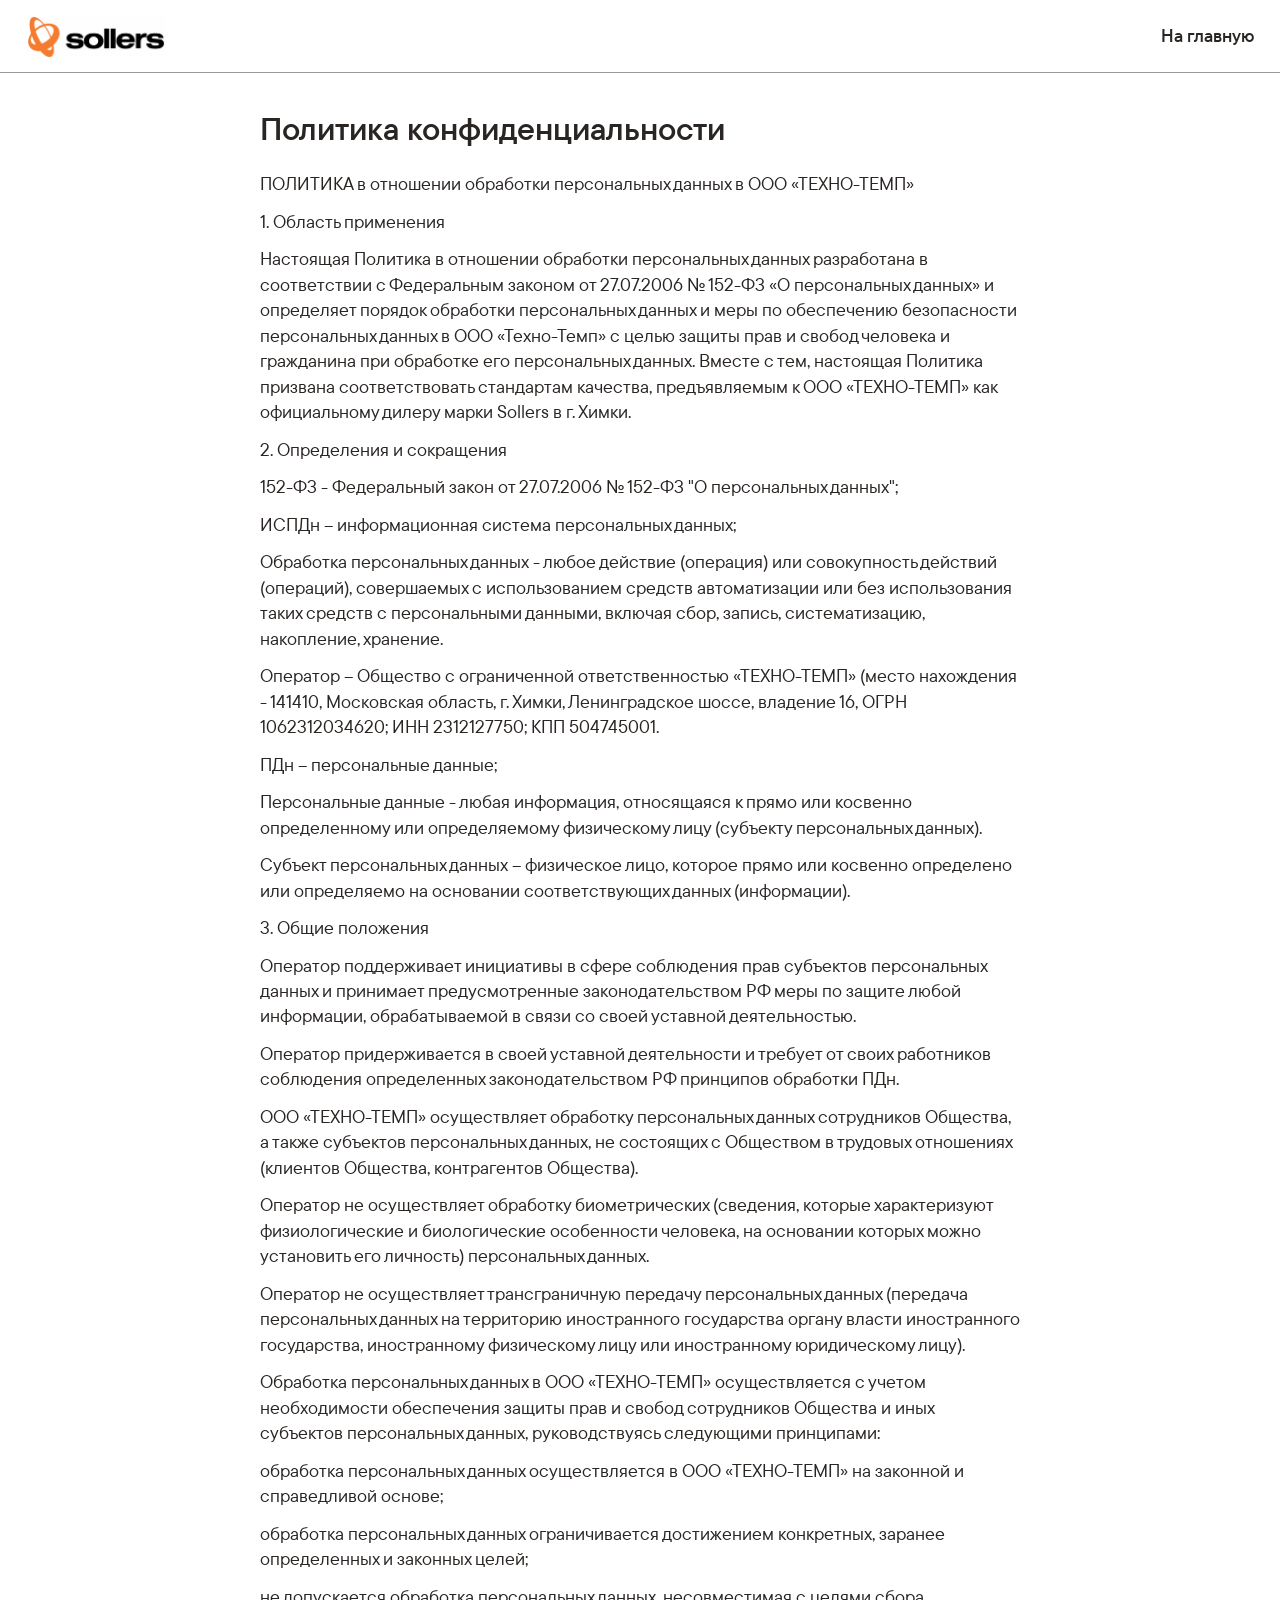
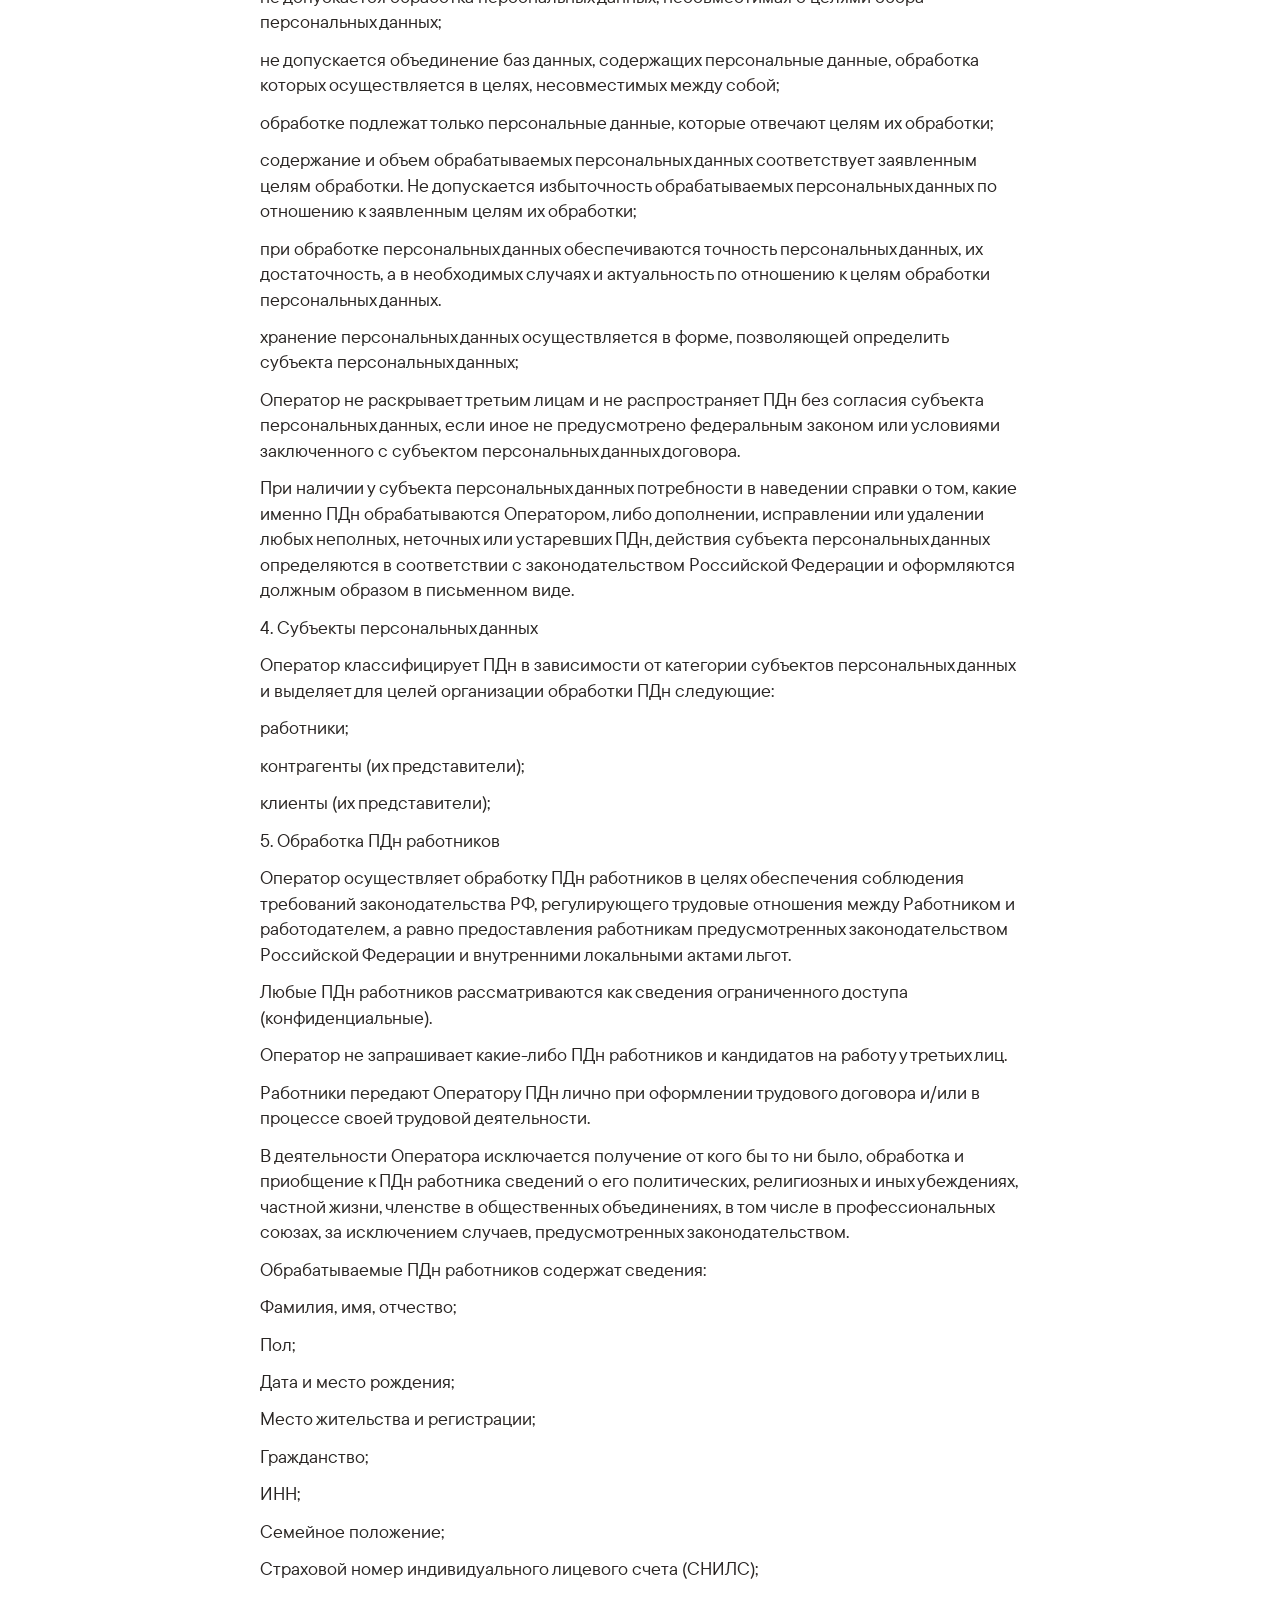
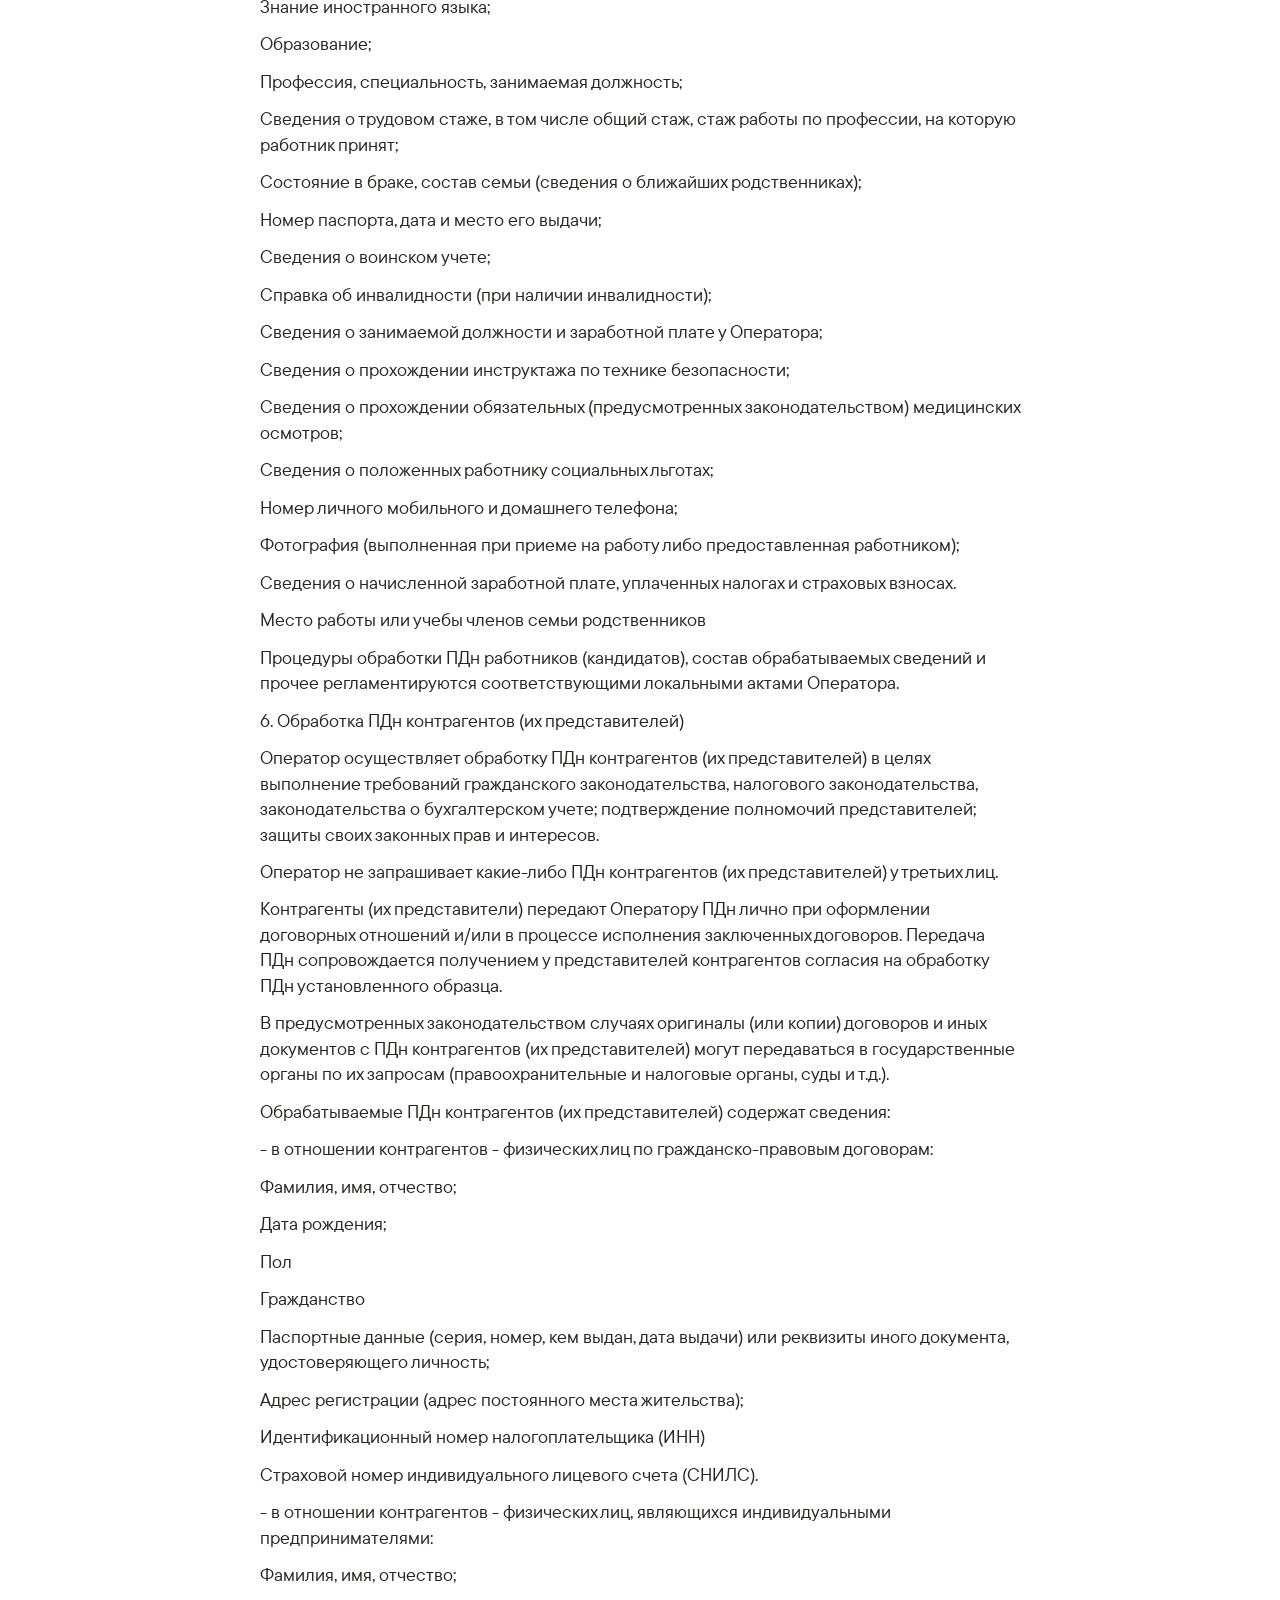
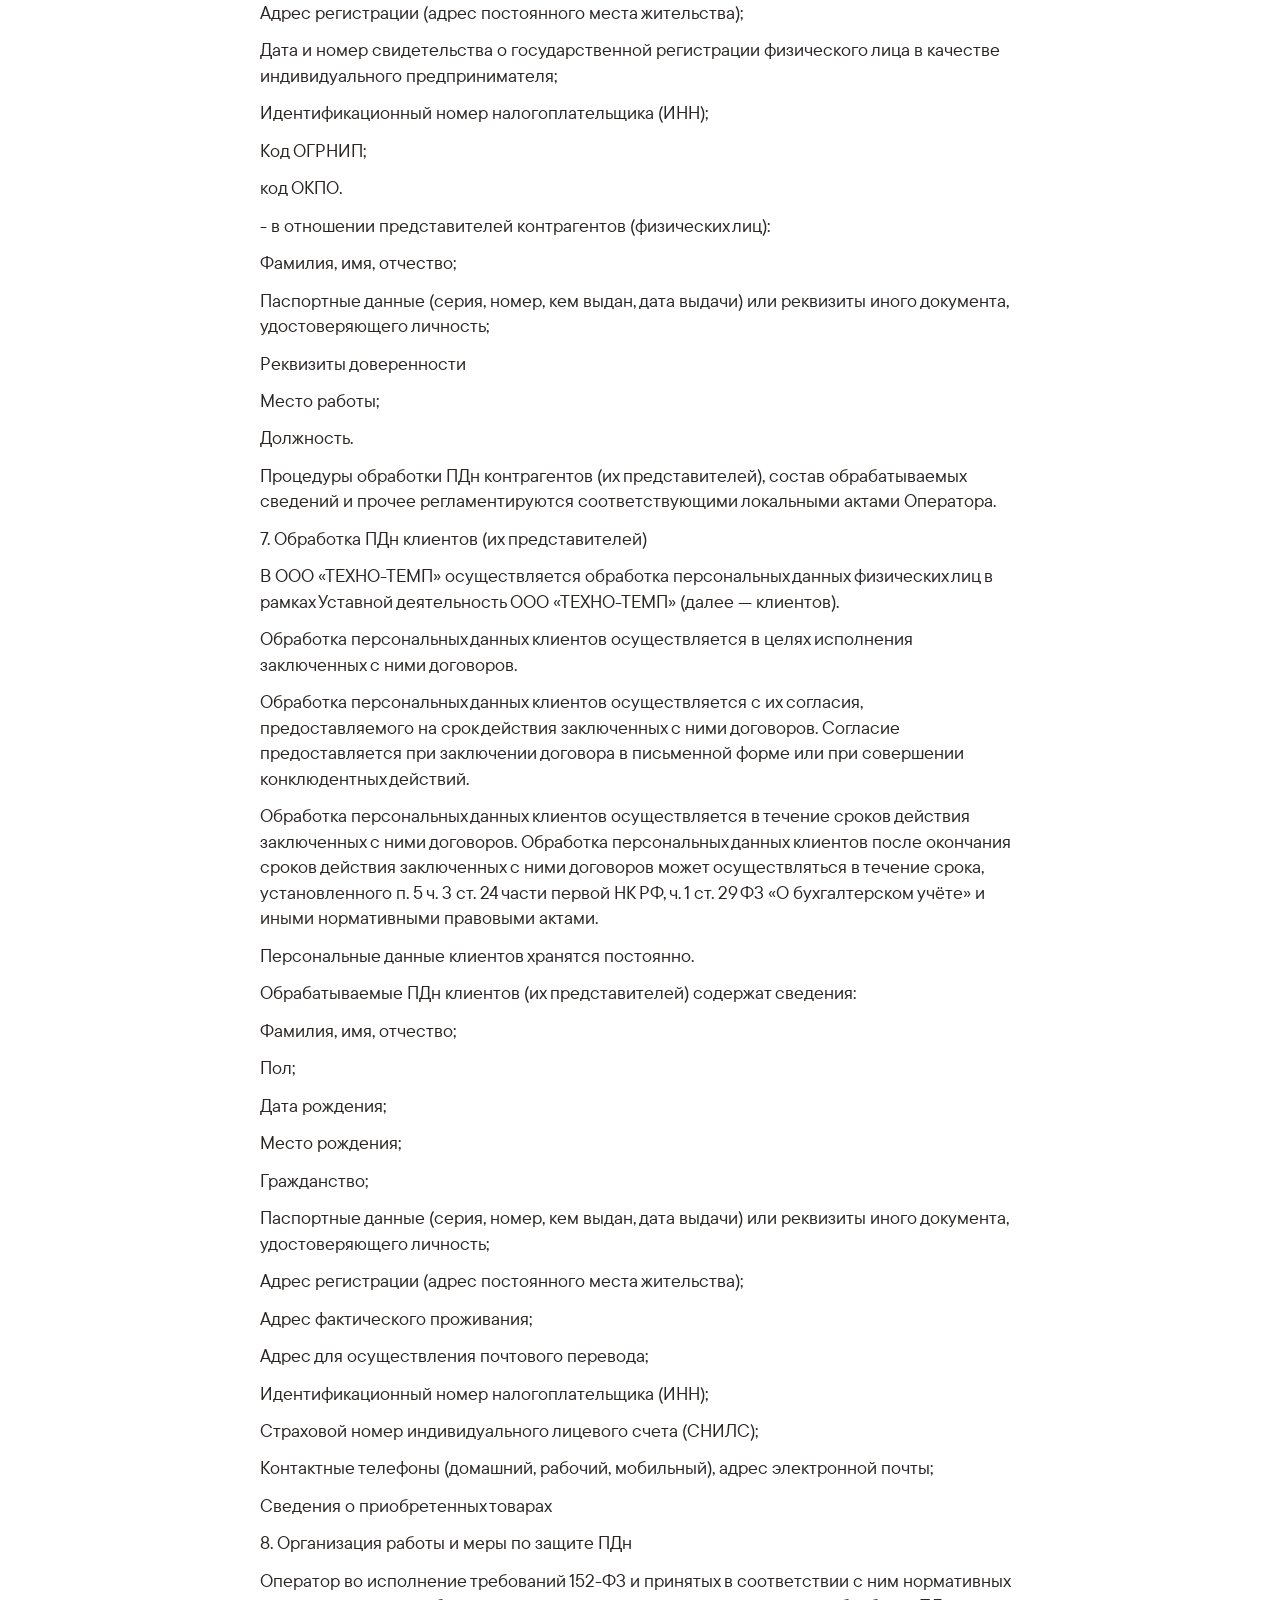
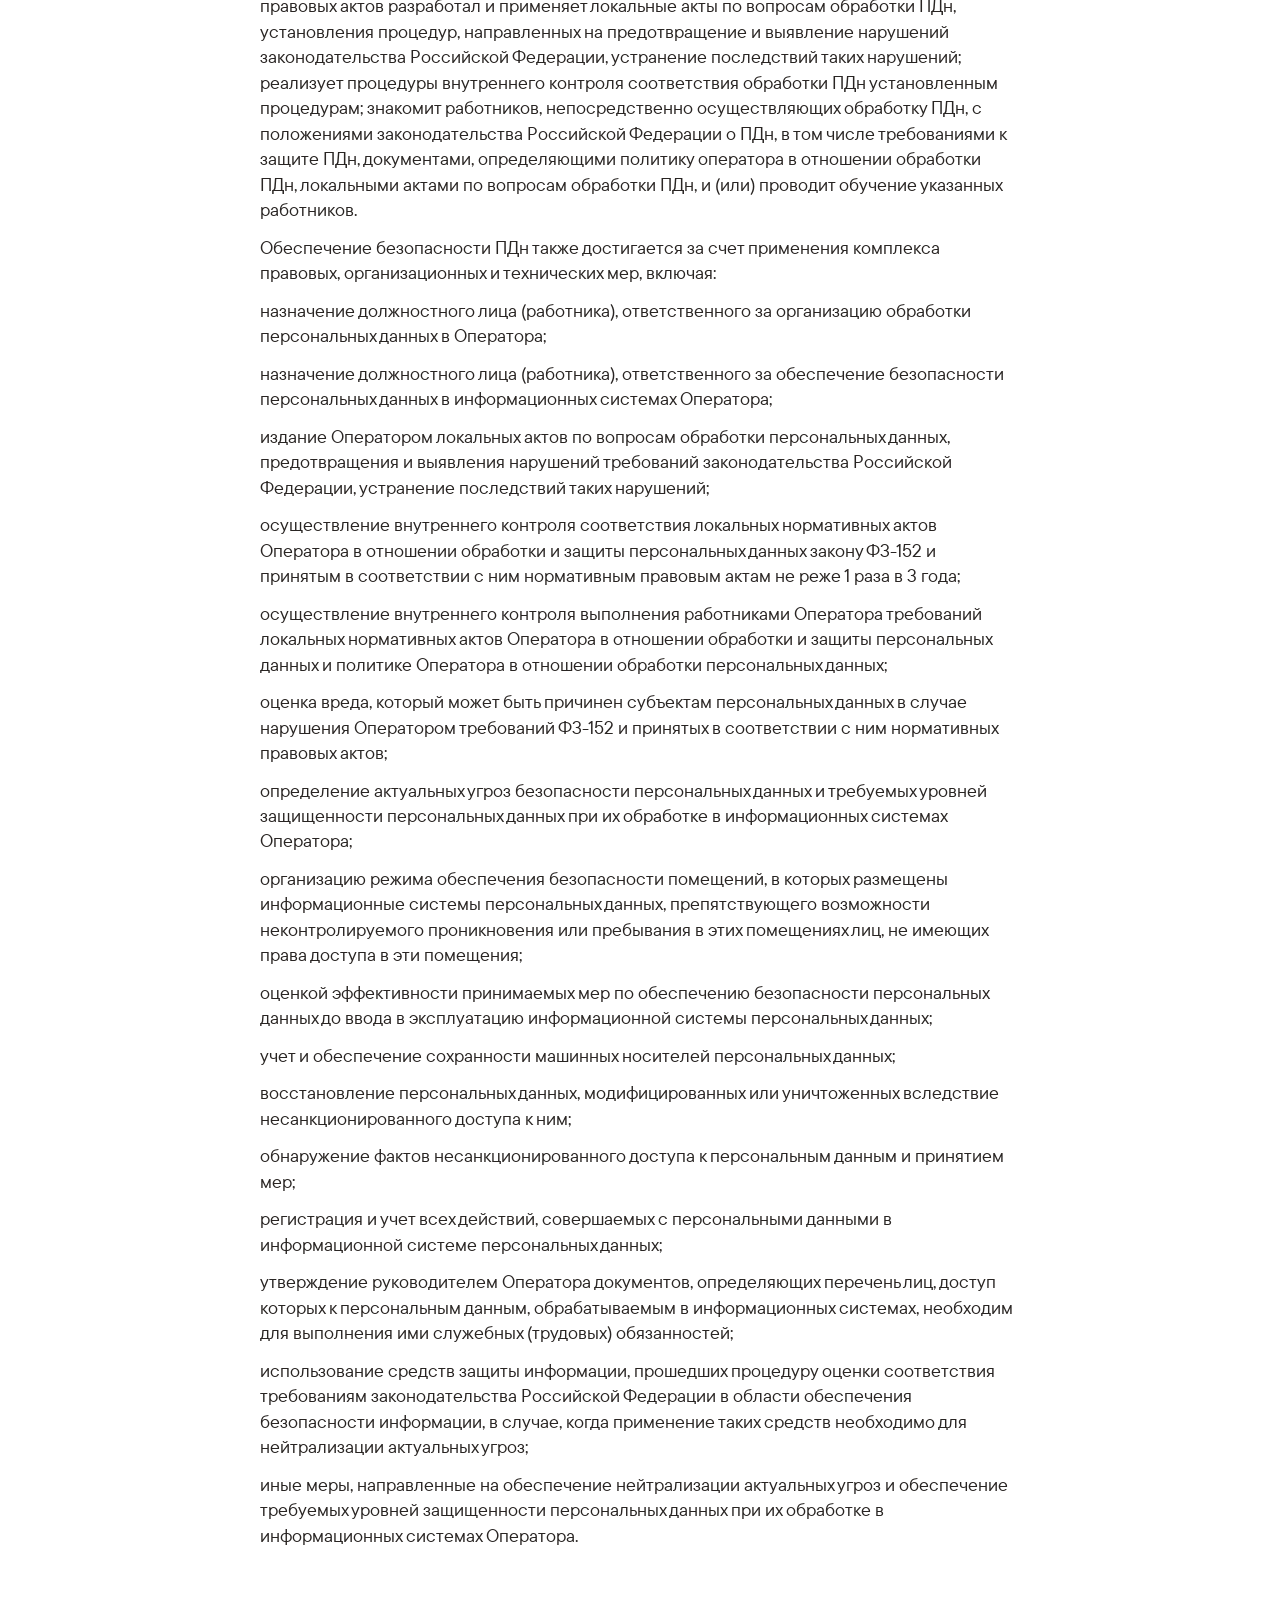
<file: pages/privacy.html>
<!DOCTYPE html>
<html lang="ru">
<head>
  <meta charset="utf-8">
  <meta name="viewport" content="width=device-width, initial-scale=1">
  <title>Политика конфиденциальности — Sollers Химки</title>
  <link rel="icon" href="../favicon.ico" sizes="any">
  <link rel="icon" href="../img/favicon/favicon-32.png" type="image/png" sizes="32x32">
  <link rel="apple-touch-icon" href="../img/favicon/apple-touch-icon.png">
  <link rel="stylesheet" href="../css/base.css">
</head>
<body>
  <header class="legal-bar">
    <div class="legal-bar__inner wrap">
      <a href="../index.html"><img class="legal-bar__logo" src="../img/logo/sollers.png" alt="Sollers"></a>
      <a class="legal-bar__back" href="../index.html">На главную</a>
    </div>
  </header>
  <main class="legal">
    <h1>Политика конфиденциальности</h1>
    <p>ПОЛИТИКА в отношении обработки персональных данных в ООО &#171;ТЕХНО-ТЕМП&#187;</p>
<p>1. Область применения</p>
<p>Настоящая Политика в отношении обработки персональных данных разработана в соответствии с Федеральным законом от 27.07.2006 № 152-ФЗ &#171;О персональных данных&#187; и определяет порядок обработки персональных данных и меры по обеспечению безопасности персональных данных в ООО &#171;Техно-Темп&#187; с целью защиты прав и свобод человека и гражданина при обработке его персональных данных. Вместе с тем, настоящая Политика призвана соответствовать стандартам качества, предъявляемым к ООО &#171;ТЕХНО-ТЕМП&#187; как официальному дилеру марки Sollers в г. Химки.</p>
<p>2. Определения и сокращения</p>
<p>152-ФЗ -&#160;Федеральный закон от 27.07.2006 № 152-ФЗ &quot;О персональных данных&quot;;</p>
<p>ИСПДн&#160;– информационная система персональных данных;</p>
<p>Обработка персональных данных&#160;- любое действие (операция) или совокупность действий (операций), совершаемых с использованием средств автоматизации или без использования таких средств с персональными данными, включая сбор, запись, систематизацию, накопление, хранение.</p>
<p>Оператор&#160;– Общество с ограниченной ответственностью &#171;ТЕХНО-ТЕМП&#187; (место нахождения - 141410, Московская область, г. Химки, Ленинградское шоссе, владение 16, ОГРН 1062312034620; ИНН 2312127750; КПП 504745001.</p>
<p>ПДн&#160;– персональные данные;</p>
<p>Персональные данные&#160;- любая информация, относящаяся к прямо или косвенно определенному или определяемому физическому лицу (субъекту персональных данных).</p>
<p>Субъект персональных данных&#160;– физическое лицо, которое прямо или косвенно определено или определяемо на основании соответствующих данных (информации).</p>
<p>3. Общие положения</p>
<p>Оператор поддерживает инициативы в сфере соблюдения прав субъектов персональных данных и принимает предусмотренные законодательством РФ меры по защите любой информации, обрабатываемой в связи со своей уставной деятельностью.</p>
<p>Оператор придерживается в своей уставной деятельности и требует от своих работников соблюдения определенных законодательством РФ принципов обработки ПДн.</p>
<p>ООО &#171;ТЕХНО-ТЕМП&#187; осуществляет обработку персональных данных сотрудников Общества, а также субъектов персональных данных, не состоящих с Обществом в трудовых отношениях (клиентов Общества, контрагентов Общества).</p>
<p>Оператор не осуществляет обработку биометрических (сведения, которые характеризуют физиологические и биологические особенности человека, на основании которых можно установить его личность) персональных данных.</p>
<p>Оператор не осуществляет трансграничную передачу персональных данных (передача персональных данных на территорию иностранного государства органу власти иностранного государства, иностранному физическому лицу или иностранному юридическому лицу).</p>
<p>Обработка персональных данных в ООО &#171;ТЕХНО-ТЕМП&#187; осуществляется с учетом необходимости обеспечения защиты прав и свобод сотрудников Общества и иных субъектов персональных данных, руководствуясь следующими принципами:</p>
<p>обработка персональных данных осуществляется в ООО &#171;ТЕХНО-ТЕМП&#187; на законной и справедливой основе;</p>
<p>обработка персональных данных ограничивается достижением конкретных, заранее определенных и законных целей;</p>
<p>не допускается обработка персональных данных, несовместимая с целями сбора персональных данных;</p>
<p>не допускается объединение баз данных, содержащих персональные данные, обработка которых осуществляется в целях, несовместимых между собой;</p>
<p>обработке подлежат только персональные данные, которые отвечают целям их обработки;</p>
<p>содержание и объем обрабатываемых персональных данных соответствует заявленным целям обработки. Не допускается избыточность обрабатываемых персональных данных по отношению к заявленным целям их обработки;</p>
<p>при обработке персональных данных обеспечиваются точность персональных данных, их достаточность, а в необходимых случаях и актуальность по отношению к целям обработки персональных данных.</p>
<p>хранение персональных данных осуществляется в форме, позволяющей определить субъекта персональных данных;</p>
<p>Оператор не раскрывает третьим лицам и не распространяет ПДн без согласия субъекта персональных данных, если иное не предусмотрено федеральным законом или условиями заключенного с субъектом персональных данных договора.</p>
<p>При наличии у субъекта персональных данных потребности в наведении справки о том, какие именно ПДн обрабатываются Оператором, либо дополнении, исправлении или удалении любых неполных, неточных или устаревших ПДн, действия субъекта персональных данных определяются в соответствии с законодательством Российской Федерации и оформляются должным образом в письменном виде.</p>
<p>4. Субъекты персональных данных</p>
<p>Оператор классифицирует ПДн в зависимости от категории субъектов персональных данных и выделяет для целей организации обработки ПДн следующие:</p>
<p>работники;</p>
<p>контрагенты (их представители);</p>
<p>клиенты (их представители);</p>
<p>5. Обработка ПДн работников</p>
<p>Оператор осуществляет обработку ПДн работников в целях обеспечения соблюдения требований законодательства РФ, регулирующего трудовые отношения между Работником и работодателем, а равно предоставления работникам предусмотренных законодательством Российской Федерации и внутренними локальными актами льгот.</p>
<p>Любые ПДн работников рассматриваются как сведения ограниченного доступа (конфиденциальные).</p>
<p>Оператор не запрашивает какие-либо ПДн работников и кандидатов на работу у третьих лиц.</p>
<p>Работники передают Оператору ПДн лично при оформлении трудового договора и/или в процессе своей трудовой деятельности.</p>
<p>В деятельности Оператора исключается получение от кого бы то ни было, обработка и приобщение к ПДн работника сведений о его политических, религиозных и иных убеждениях, частной жизни, членстве в общественных объединениях, в том числе в профессиональных союзах, за исключением случаев, предусмотренных законодательством.</p>
<p>Обрабатываемые ПДн работников содержат сведения:</p>
<p>Фамилия, имя, отчество;</p>
<p>Пол;</p>
<p>Дата и место рождения;</p>
<p>Место жительства и регистрации;</p>
<p>Гражданство;</p>
<p>ИНН;</p>
<p>Семейное положение;</p>
<p>Страховой номер индивидуального лицевого счета (СНИЛС);</p>
<p>Знание иностранного языка;</p>
<p>Образование;</p>
<p>Профессия, специальность, занимаемая должность;</p>
<p>Сведения о трудовом стаже, в том числе общий стаж, стаж работы по профессии, на которую работник принят;</p>
<p>Состояние в браке, состав семьи (сведения о ближайших родственниках);</p>
<p>Номер паспорта, дата и место его выдачи;</p>
<p>Сведения о воинском учете;</p>
<p>Справка об инвалидности (при наличии инвалидности);</p>
<p>Сведения о занимаемой должности и заработной плате у Оператора;</p>
<p>Сведения о прохождении инструктажа по технике безопасности;</p>
<p>Сведения о прохождении обязательных (предусмотренных законодательством) медицинских осмотров;</p>
<p>Сведения о положенных работнику социальных льготах;</p>
<p>Номер личного мобильного и домашнего телефона;</p>
<p>Фотография (выполненная при приеме на работу либо предоставленная работником);</p>
<p>Сведения о начисленной заработной плате, уплаченных налогах и страховых взносах.</p>
<p>Место работы или учебы членов семьи родственников</p>
<p>Процедуры обработки ПДн работников (кандидатов), состав обрабатываемых сведений и прочее регламентируются соответствующими локальными актами Оператора.</p>
<p>6. Обработка ПДн контрагентов (их представителей)</p>
<p>Оператор осуществляет обработку ПДн контрагентов (их представителей) в целях выполнение требований гражданского законодательства, налогового законодательства, законодательства о бухгалтерском учете; подтверждение полномочий представителей; защиты своих законных прав и интересов.</p>
<p>Оператор не запрашивает какие-либо ПДн контрагентов (их представителей) у третьих лиц.</p>
<p>Контрагенты (их представители) передают Оператору ПДн лично при оформлении договорных отношений и/или в процессе исполнения заключенных договоров. Передача ПДн сопровождается получением у представителей контрагентов согласия на обработку ПДн установленного образца.</p>
<p>В предусмотренных законодательством случаях оригиналы (или копии) договоров и иных документов с ПДн контрагентов (их представителей) могут передаваться в государственные органы по их запросам (правоохранительные и налоговые органы, суды и т.д.).</p>
<p>Обрабатываемые ПДн контрагентов (их представителей) содержат сведения:</p>
<p>- в отношении контрагентов - физических лиц по гражданско-правовым договорам:</p>
<p>Фамилия, имя, отчество;</p>
<p>Дата рождения;</p>
<p>Пол</p>
<p>Гражданство</p>
<p>Паспортные данные (серия, номер, кем выдан, дата выдачи) или реквизиты иного документа, удостоверяющего личность;</p>
<p>Адрес регистрации (адрес постоянного места жительства);</p>
<p>Идентификационный номер налогоплательщика (ИНН)</p>
<p>Страховой номер индивидуального лицевого счета (СНИЛС).</p>
<p>- в отношении контрагентов - физических лиц, являющихся индивидуальными предпринимателями:</p>
<p>Фамилия, имя, отчество;</p>
<p>Адрес регистрации (адрес постоянного места жительства);</p>
<p>Дата и номер свидетельства о государственной регистрации физического лица в качестве индивидуального предпринимателя;</p>
<p>Идентификационный номер налогоплательщика (ИНН);</p>
<p>Код ОГРНИП;</p>
<p>код ОКПО.</p>
<p>- в отношении представителей контрагентов (физических лиц):</p>
<p>Фамилия, имя, отчество;</p>
<p>Паспортные данные (серия, номер, кем выдан, дата выдачи) или реквизиты иного документа, удостоверяющего личность;</p>
<p>Реквизиты доверенности</p>
<p>Место работы;</p>
<p>Должность.</p>
<p>Процедуры обработки ПДн контрагентов (их представителей), состав обрабатываемых сведений и прочее регламентируются соответствующими локальными актами Оператора.</p>
<p>7. Обработка ПДн клиентов (их представителей)</p>
<p>В ООО &#171;ТЕХНО-ТЕМП&#187; осуществляется обработка персональных данных физических лиц в рамках Уставной деятельность ООО &#171;ТЕХНО-ТЕМП&#187; (далее — клиентов).</p>
<p>Обработка персональных данных клиентов осуществляется в целях исполнения заключенных с ними договоров.</p>
<p>Обработка персональных данных клиентов осуществляется с их согласия, предоставляемого на срок действия заключенных с ними договоров. Согласие предоставляется при заключении договора в письменной форме или при совершении конклюдентных действий.</p>
<p>Обработка персональных данных клиентов осуществляется в течение сроков действия заключенных с ними договоров. Обработка персональных данных клиентов после окончания сроков действия заключенных с ними договоров может осуществляться в течение срока, установленного п. 5 ч. 3 ст. 24 части первой НК РФ, ч. 1 ст. 29 ФЗ &#171;О бухгалтерском учёте&#187; и иными нормативными правовыми актами.</p>
<p>Персональные данные клиентов хранятся постоянно.</p>
<p>Обрабатываемые ПДн клиентов (их представителей) содержат сведения:</p>
<p>Фамилия, имя, отчество;</p>
<p>Пол;</p>
<p>Дата рождения;</p>
<p>Место рождения;</p>
<p>Гражданство;</p>
<p>Паспортные данные (серия, номер, кем выдан, дата выдачи) или реквизиты иного документа, удостоверяющего личность;</p>
<p>Адрес регистрации (адрес постоянного места жительства);</p>
<p>Адрес фактического проживания;</p>
<p>Адрес для осуществления почтового перевода;</p>
<p>Идентификационный номер налогоплательщика (ИНН);</p>
<p>Страховой номер индивидуального лицевого счета (СНИЛС);</p>
<p>Контактные телефоны (домашний, рабочий, мобильный), адрес электронной почты;</p>
<p>Сведения о приобретенных товарах</p>
<p>8. Организация работы и меры по защите ПДн</p>
<p>Оператор во исполнение требований 152-ФЗ и принятых в соответствии с ним нормативных правовых актов разработал и применяет локальные акты по вопросам обработки ПДн, установления процедур, направленных на предотвращение и выявление нарушений законодательства Российской Федерации, устранение последствий таких нарушений; реализует процедуры внутреннего контроля соответствия обработки ПДн установленным процедурам; знакомит работников, непосредственно осуществляющих обработку ПДн, с положениями законодательства Российской Федерации о ПДн, в том числе требованиями к защите ПДн, документами, определяющими политику оператора в отношении обработки ПДн, локальными актами по вопросам обработки ПДн, и (или) проводит обучение указанных работников.</p>
<p>Обеспечение безопасности ПДн также достигается за счет применения комплекса правовых, организационных и технических мер, включая:</p>
<p>назначение должностного лица (работника), ответственного за организацию обработки персональных данных в Оператора;</p>
<p>назначение должностного лица (работника), ответственного за обеспечение безопасности персональных данных в информационных системах Оператора;</p>
<p>издание Оператором локальных актов по вопросам обработки персональных данных, предотвращения и выявления нарушений требований законодательства Российской Федерации, устранение последствий таких нарушений;</p>
<p>осуществление внутреннего контроля соответствия локальных нормативных актов Оператора в отношении обработки и защиты персональных данных закону ФЗ-152 и принятым в соответствии с ним нормативным правовым актам не реже 1 раза в 3 года;</p>
<p>осуществление внутреннего контроля выполнения работниками Оператора требований локальных нормативных актов Оператора в отношении обработки и защиты персональных данных и политике Оператора в отношении обработки персональных данных;</p>
<p>оценка вреда, который может быть причинен субъектам персональных данных в случае нарушения Оператором требований ФЗ-152 и принятых в соответствии с ним нормативных правовых актов;</p>
<p>определение актуальных угроз безопасности персональных данных и требуемых уровней защищенности персональных данных при их обработке в информационных системах Оператора;</p>
<p>организацию режима обеспечения безопасности помещений, в которых размещены информационные системы персональных данных, препятствующего возможности неконтролируемого проникновения или пребывания в этих помещениях лиц, не имеющих права доступа в эти помещения;</p>
<p>оценкой эффективности принимаемых мер по обеспечению безопасности персональных данных до ввода в эксплуатацию информационной системы персональных данных;</p>
<p>учет и обеспечение сохранности машинных носителей персональных данных;</p>
<p>восстановление персональных данных, модифицированных или уничтоженных вследствие несанкционированного доступа к ним;</p>
<p>обнаружение фактов несанкционированного доступа к персональным данным и принятием мер;</p>
<p>регистрация и учет всех действий, совершаемых с персональными данными в информационной системе персональных данных;</p>
<p>утверждение руководителем Оператора документов, определяющих перечень лиц, доступ которых к персональным данным, обрабатываемым в информационных системах, необходим для выполнения ими служебных (трудовых) обязанностей;</p>
<p>использование средств защиты информации, прошедших процедуру оценки соответствия требованиям законодательства Российской Федерации в области обеспечения безопасности информации, в случае, когда применение таких средств необходимо для нейтрализации актуальных угроз;</p>
<p>иные меры, направленные на обеспечение нейтрализации актуальных угроз и обеспечение требуемых уровней защищенности персональных данных при их обработке в информационных системах Оператора.</p>
  </main>
</body>
</html>
</file>
<file: css/base.css>
@import url("blocks/button.css");
@import url("blocks/form.css");
@import url("blocks/header.css");
@import url("blocks/hero.css");
@import url("blocks/timer.css");
@import url("blocks/catalog.css");
@import url("blocks/leasing.css");
@import url("blocks/trims.css");
@import url("blocks/tradein.css");
@import url("blocks/contacts.css");
@import url("blocks/ticker.css");
@import url("blocks/footer.css");
@import url("blocks/note.css");
@import url("blocks/popup.css");
@import url("blocks/cookie.css");
@import url("blocks/legal.css");

@font-face {
  font-family: "TT Commons Pro";
  src: url("../fonts/TTCommonsPro-Normal.woff2") format("woff2");
  font-weight: 300 400;
  font-style: normal;
  font-display: swap;
}

@font-face {
  font-family: "TT Commons Pro";
  src: url("../fonts/TT_Commons_Pro_DemiBold.woff2") format("woff2");
  font-weight: 500 700;
  font-style: normal;
  font-display: swap;
}

@font-face {
  font-family: "TT Commons Pro Condensed";
  src: url("../fonts/TT_Commons_Pro_Condensed_Bold.woff2") format("woff2");
  font-weight: 400 700;
  font-style: normal;
  font-display: swap;
}

@font-face {
  font-family: "Raleway";
  src: url("../fonts/Raleway-Regular.woff2") format("woff2");
  font-weight: 400;
  font-style: normal;
  font-display: swap;
}

@font-face {
  font-family: "Raleway";
  src: url("../fonts/Raleway-SemiBold.woff2") format("woff2");
  font-weight: 600;
  font-style: normal;
  font-display: swap;
}

:root {
  --color-white: #ffffff;
  --color-graphite: #292523;
  --color-orange: #f47c30;
  --color-yellow: #fff200;
  --color-yellow-deep: #ffcb05;
  --color-red: #c9252c;
  --color-red-dark: #7c1c21;
  --color-grey: #999999;
  --color-bg: var(--color-white);
  --color-text: var(--color-graphite);
  --color-muted: var(--color-grey);
  --color-line: var(--color-grey);
  --color-accent: var(--color-orange);
  --color-accent-dark: var(--color-red);
  --color-soft: var(--color-white);
  --color-danger: var(--color-red);
  --font-main: "TT Commons Pro", "Raleway", "Segoe UI", sans-serif;
  --font-price: "TT Commons Pro Condensed", "TT Commons Pro", "Arial Narrow", sans-serif;
  --header-height: 4.75rem;
  --ticker-height: calc(var(--text-s) * 1.45 + var(--space-s) * 2);
  --page-width: 72.5rem;
  --page-gutter: clamp(1rem, 2vw, 2rem);
  --space-3xs: 0.25rem;
  --space-2xs: 0.5rem;
  --space-xs: 0.75rem;
  --space-s: 1rem;
  --space-m: 1.5rem;
  --space-l: 2rem;
  --space-xl: 4rem;
  --text-xs: clamp(0.75rem, 0.7rem + 0.2vw, 0.8125rem);
  --text-s: clamp(0.875rem, 0.8rem + 0.25vw, 1rem);
  --text-m: clamp(1rem, 0.9rem + 0.35vw, 1.125rem);
  --text-l: clamp(1.25rem, 1rem + 0.9vw, 1.75rem);
  --text-xl: clamp(1.75rem, 1.15rem + 1.8vw, 2.5rem);
  --text-hero: clamp(2.15rem, 1.2rem + 3vw, 3.5rem);
  --motion: 0.4s ease-in-out;
  --radius-card: 0.75rem;
  --radius-control: 0.35rem;
}

*,
*::before,
*::after {
  box-sizing: border-box;
}

html {
  font-size: clamp(15px, 13.5px + 0.35vw, 18px);
  scroll-behavior: smooth;
  scroll-padding-top: calc(var(--header-offset, var(--header-height)) + var(--space-s));
}

body {
  margin: 0;
  padding-bottom: var(--ticker-height);
  font-family: var(--font-main);
  font-size: var(--text-s);
  line-height: 1.45;
  color: var(--color-text);
  background: var(--color-bg);
}

img {
  max-width: 100%;
  height: auto;
  display: block;
}

button,
input,
textarea,
select {
  font: inherit;
  color: inherit;
}

button {
  -webkit-appearance: none;
  appearance: none;
}

a {
  color: inherit;
}

h1,
h2,
h3,
p {
  margin: 0;
}

.wrap {
  width: min(var(--page-width), calc(100% - var(--page-gutter) * 2));
  margin-inline: auto;
}

.visually-hidden {
  position: absolute;
  width: 1px;
  height: 1px;
  padding: 0;
  margin: -1px;
  overflow: hidden;
  clip: rect(0, 0, 0, 0);
  white-space: nowrap;
  border: 0;
}

:focus-visible {
  outline: 2px solid var(--color-accent);
  outline-offset: 2px;
}

@media (max-width: 959px) {
  :root {
    --text-xs: 0.9375rem;
    --text-s: 1.0625rem;
    --text-m: 1.1875rem;
  }

  html {
    font-size: 17px;
  }
}

@media (prefers-reduced-motion: reduce) {
  html {
    scroll-behavior: auto;
  }
}
</file>
